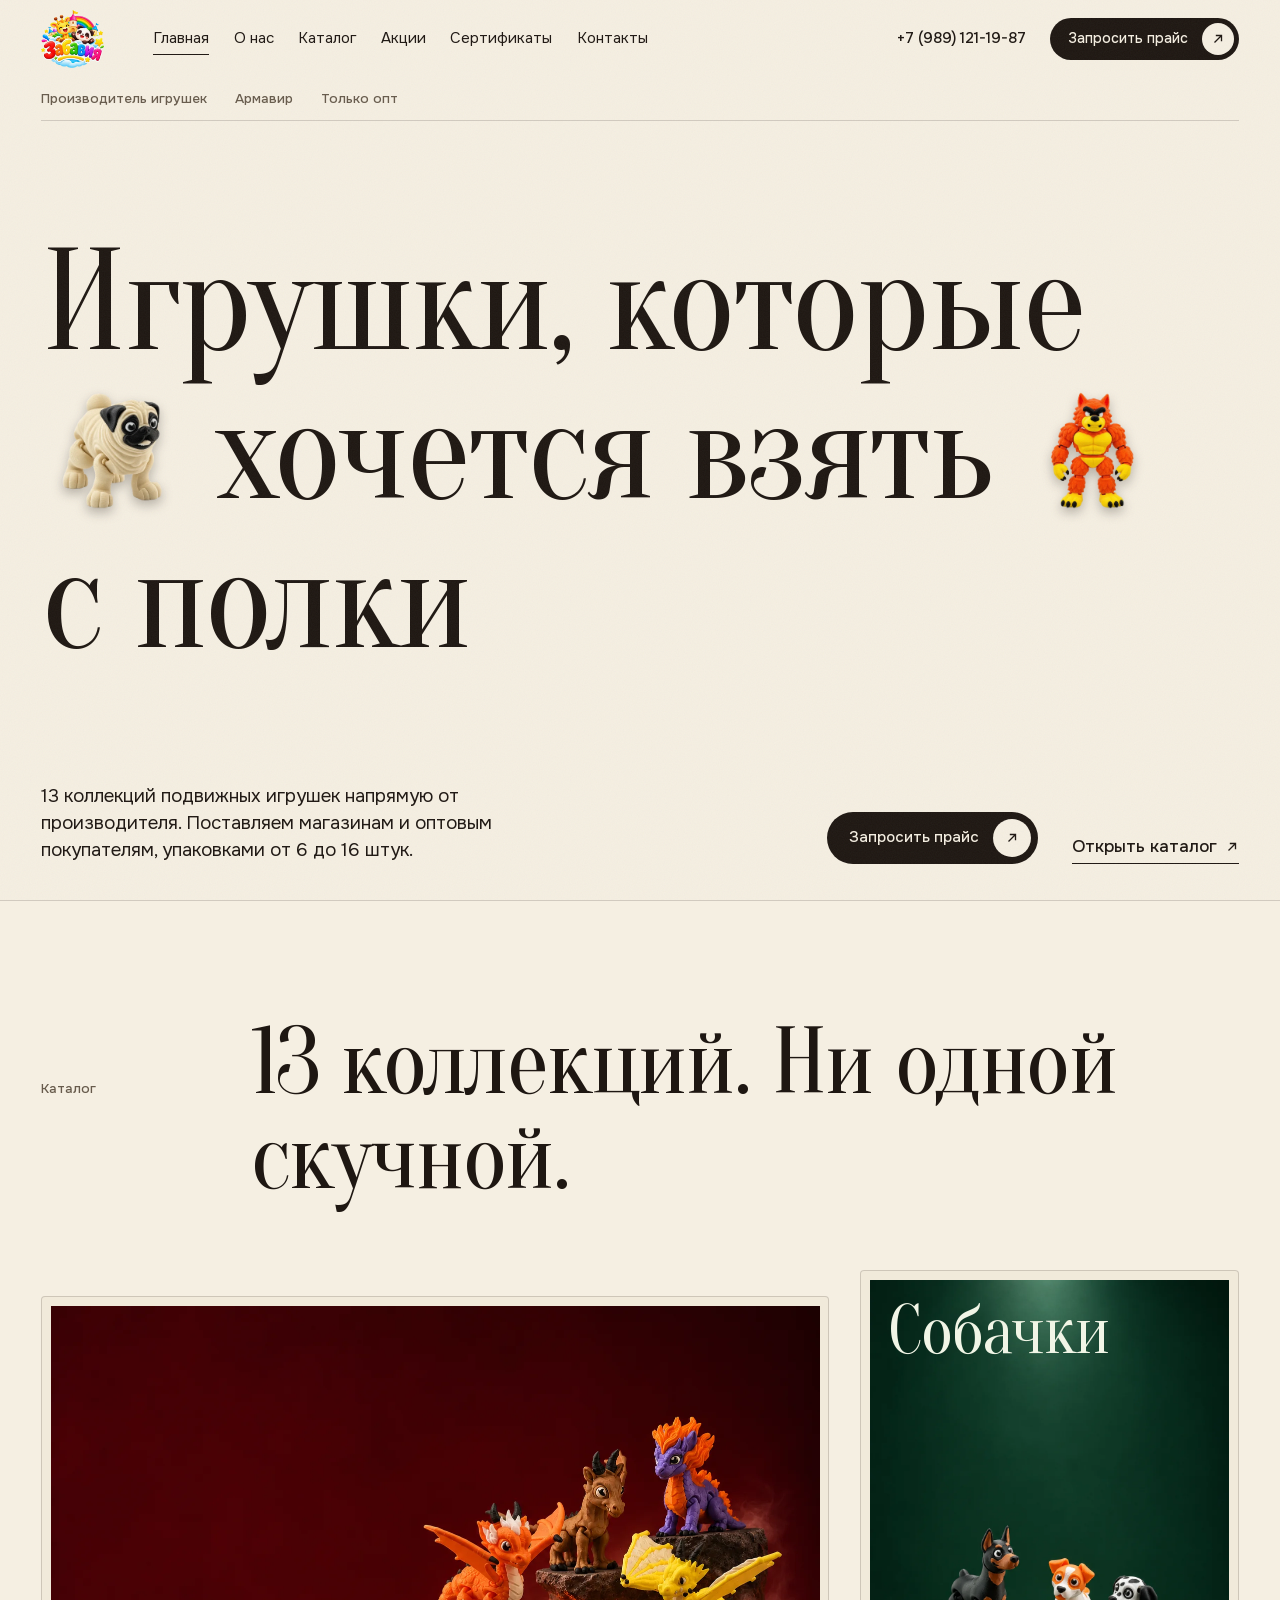
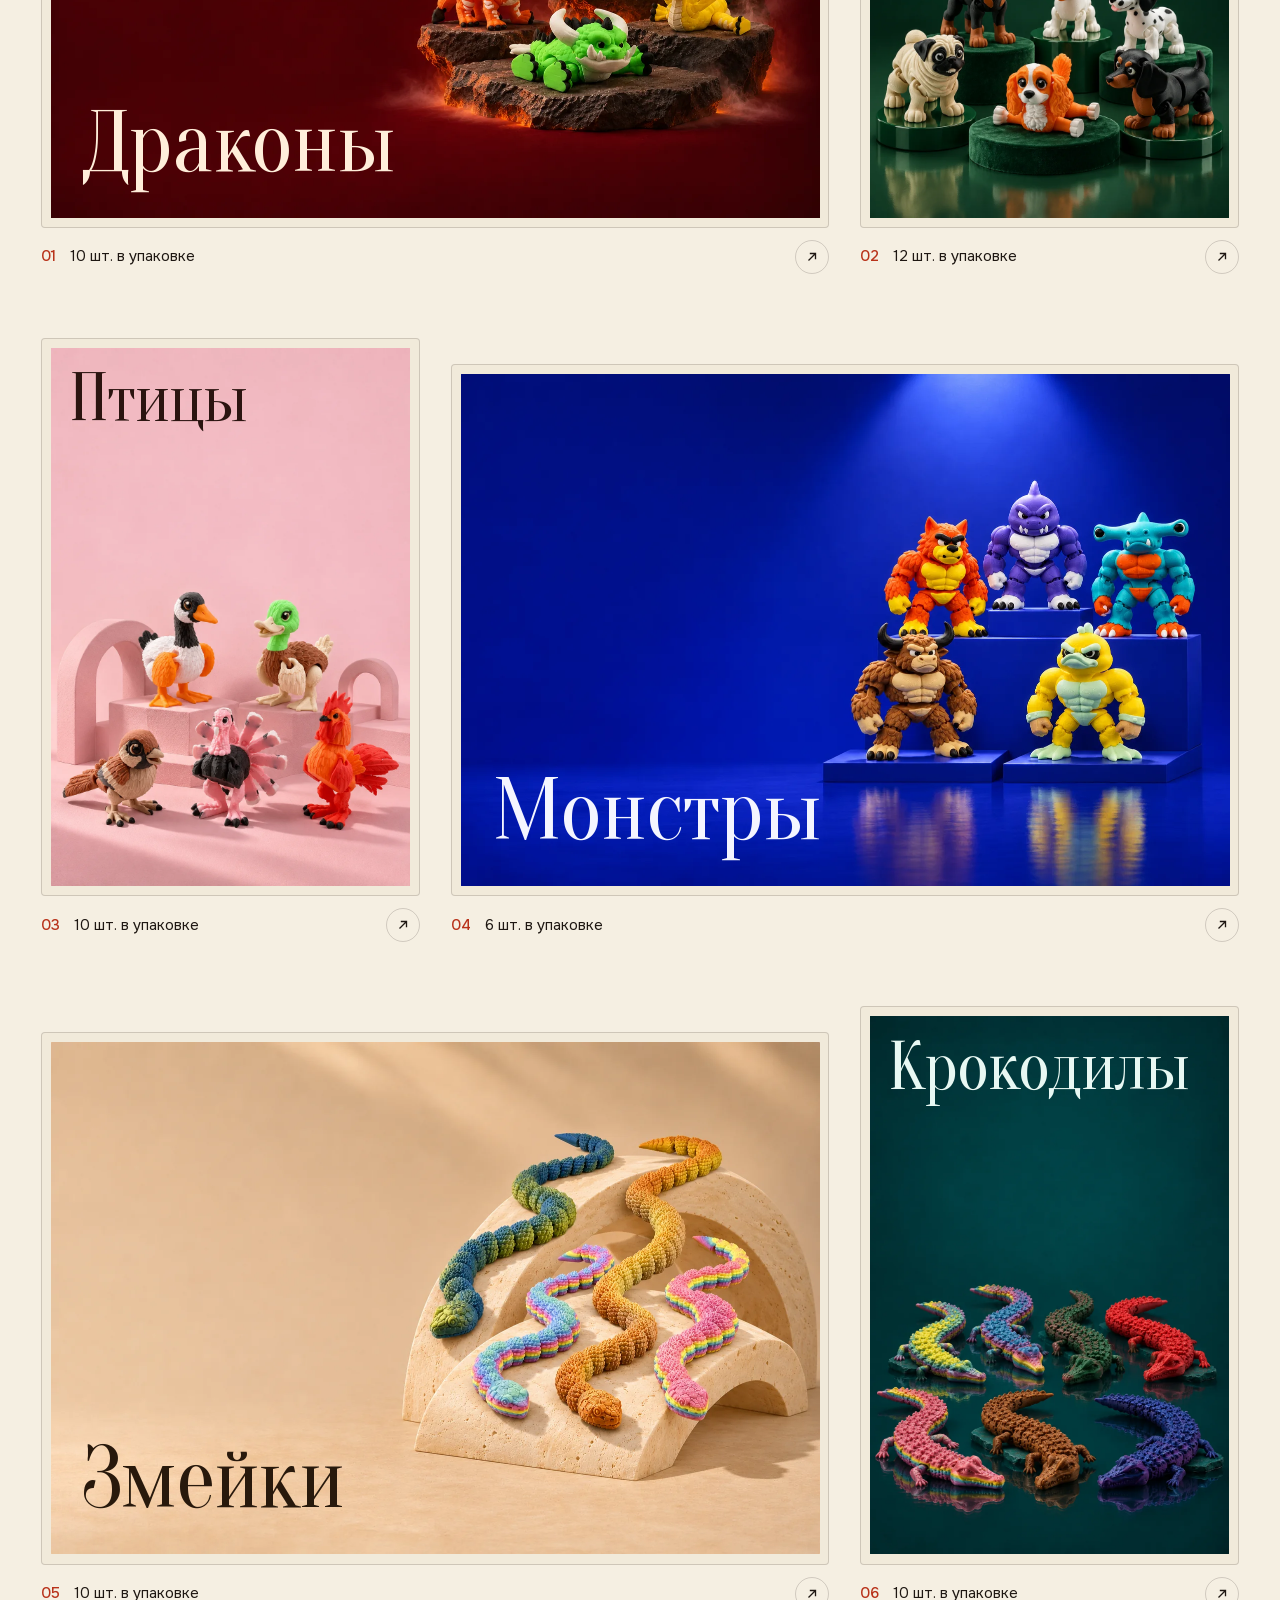
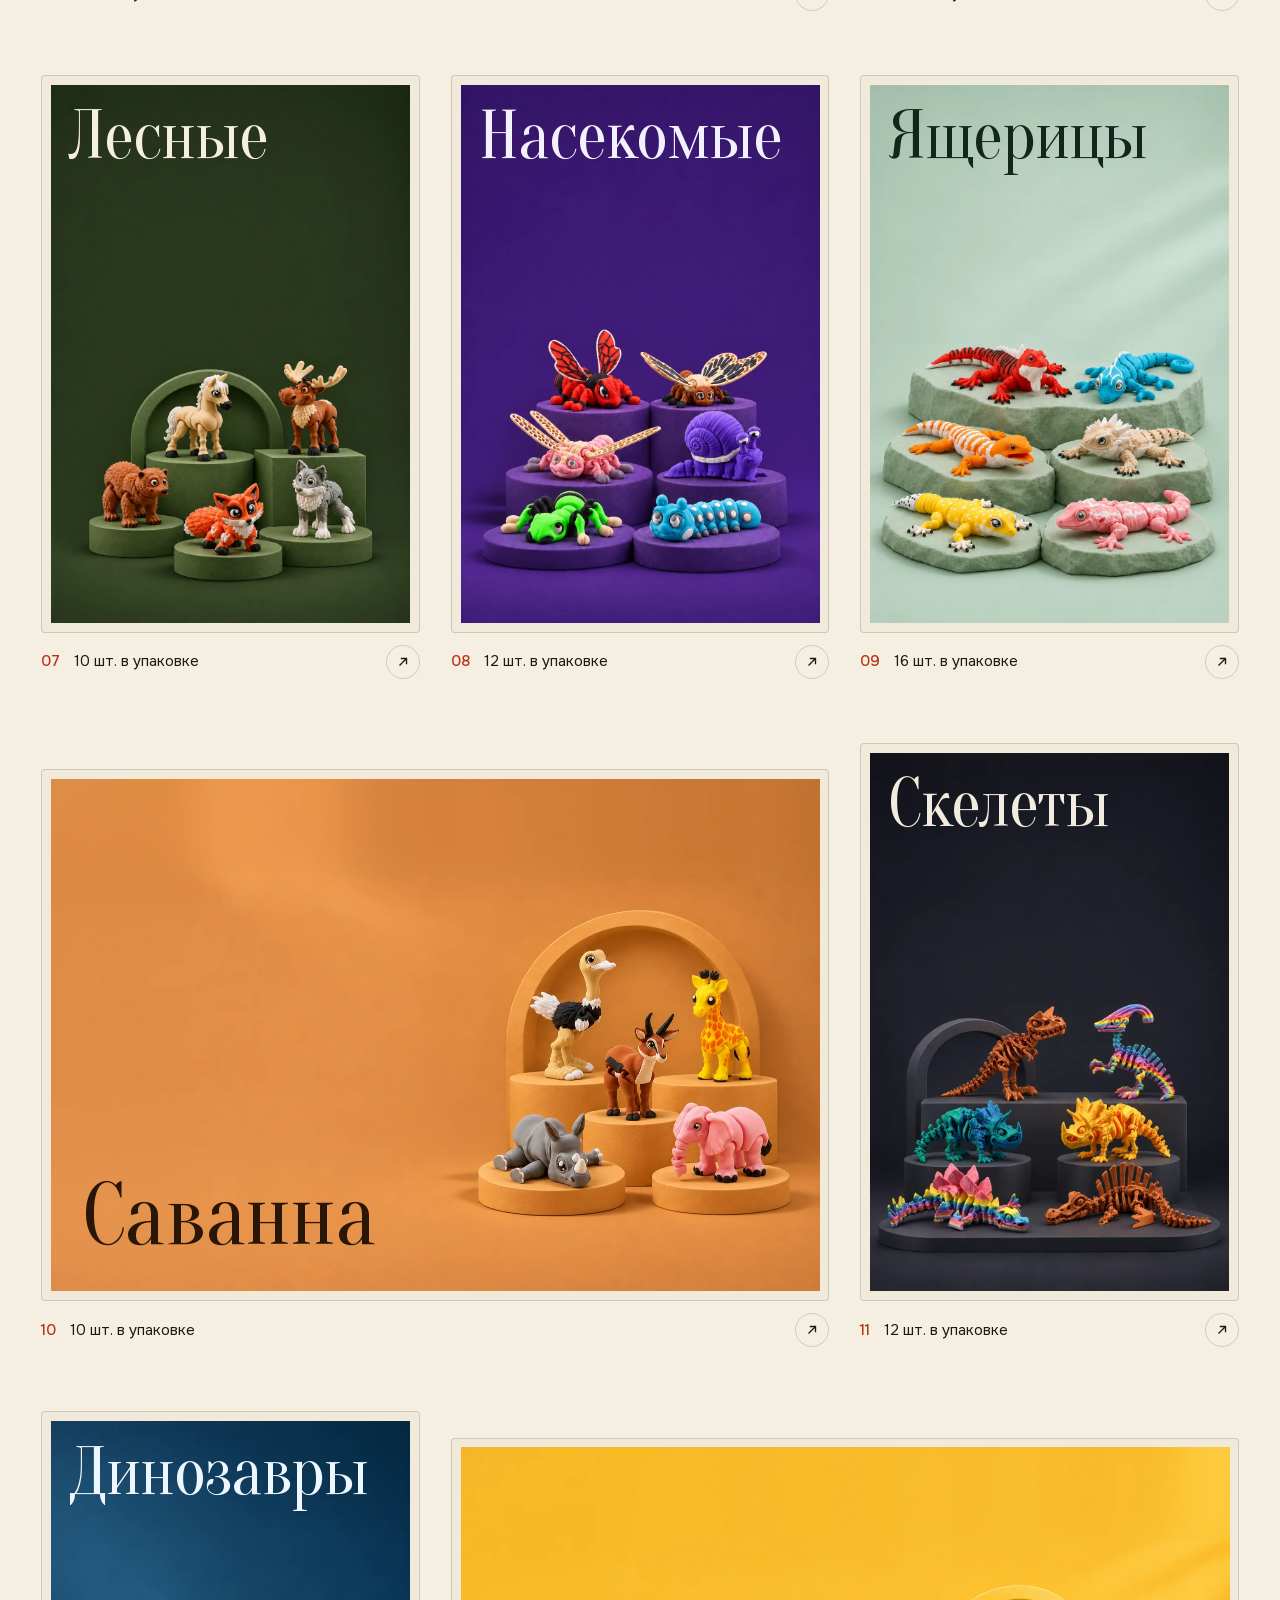
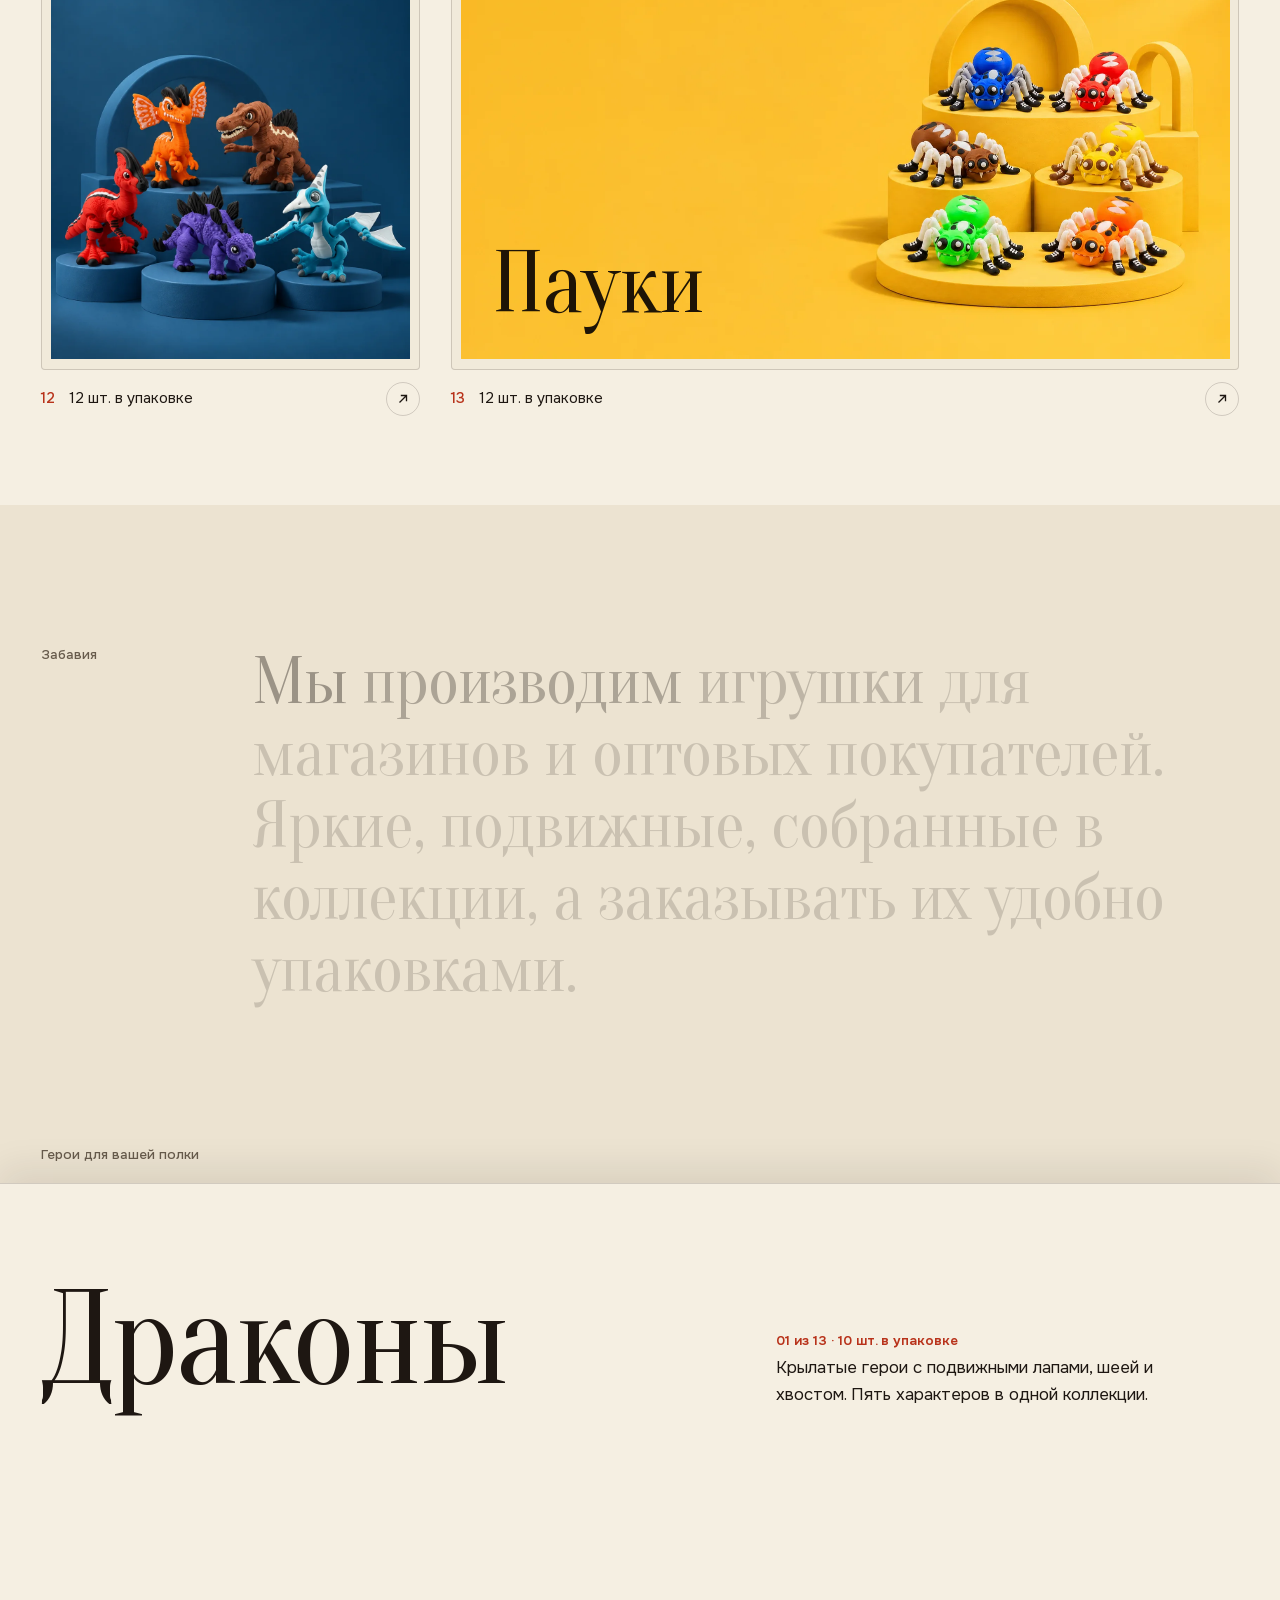
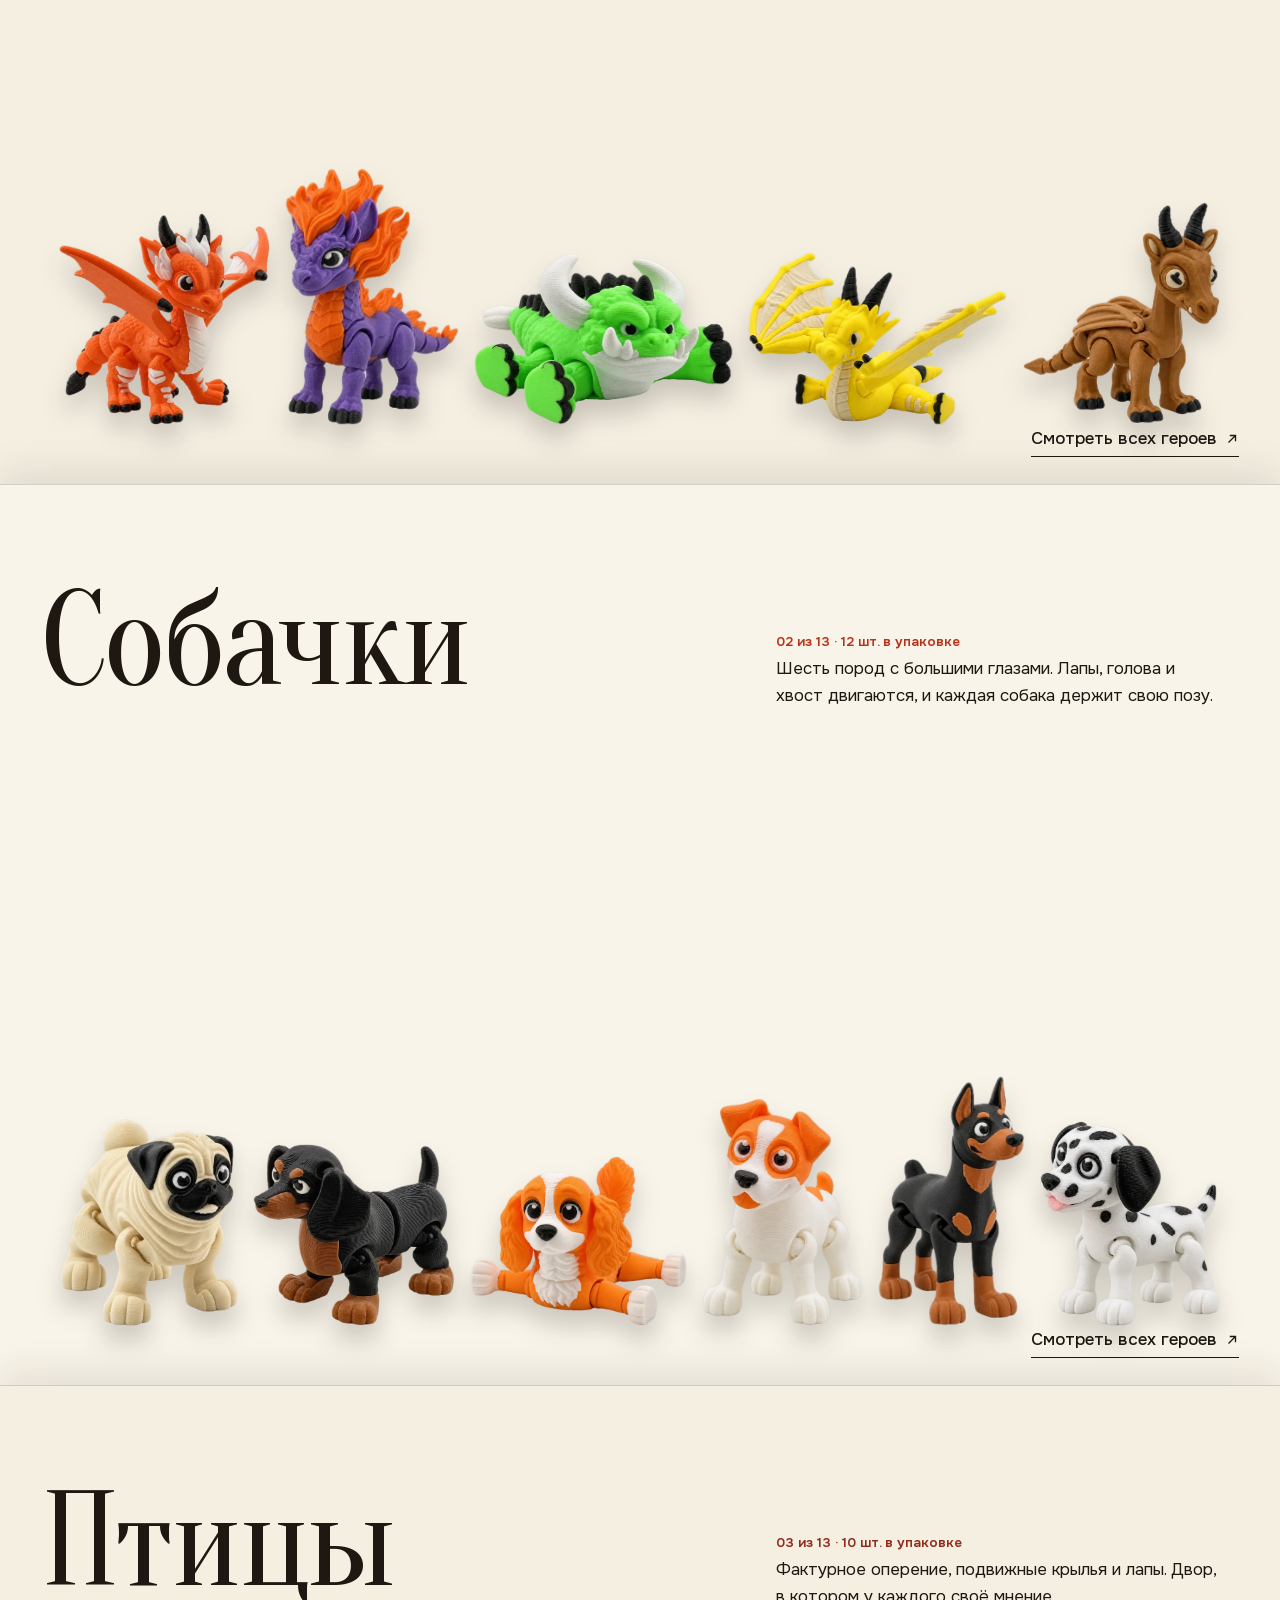
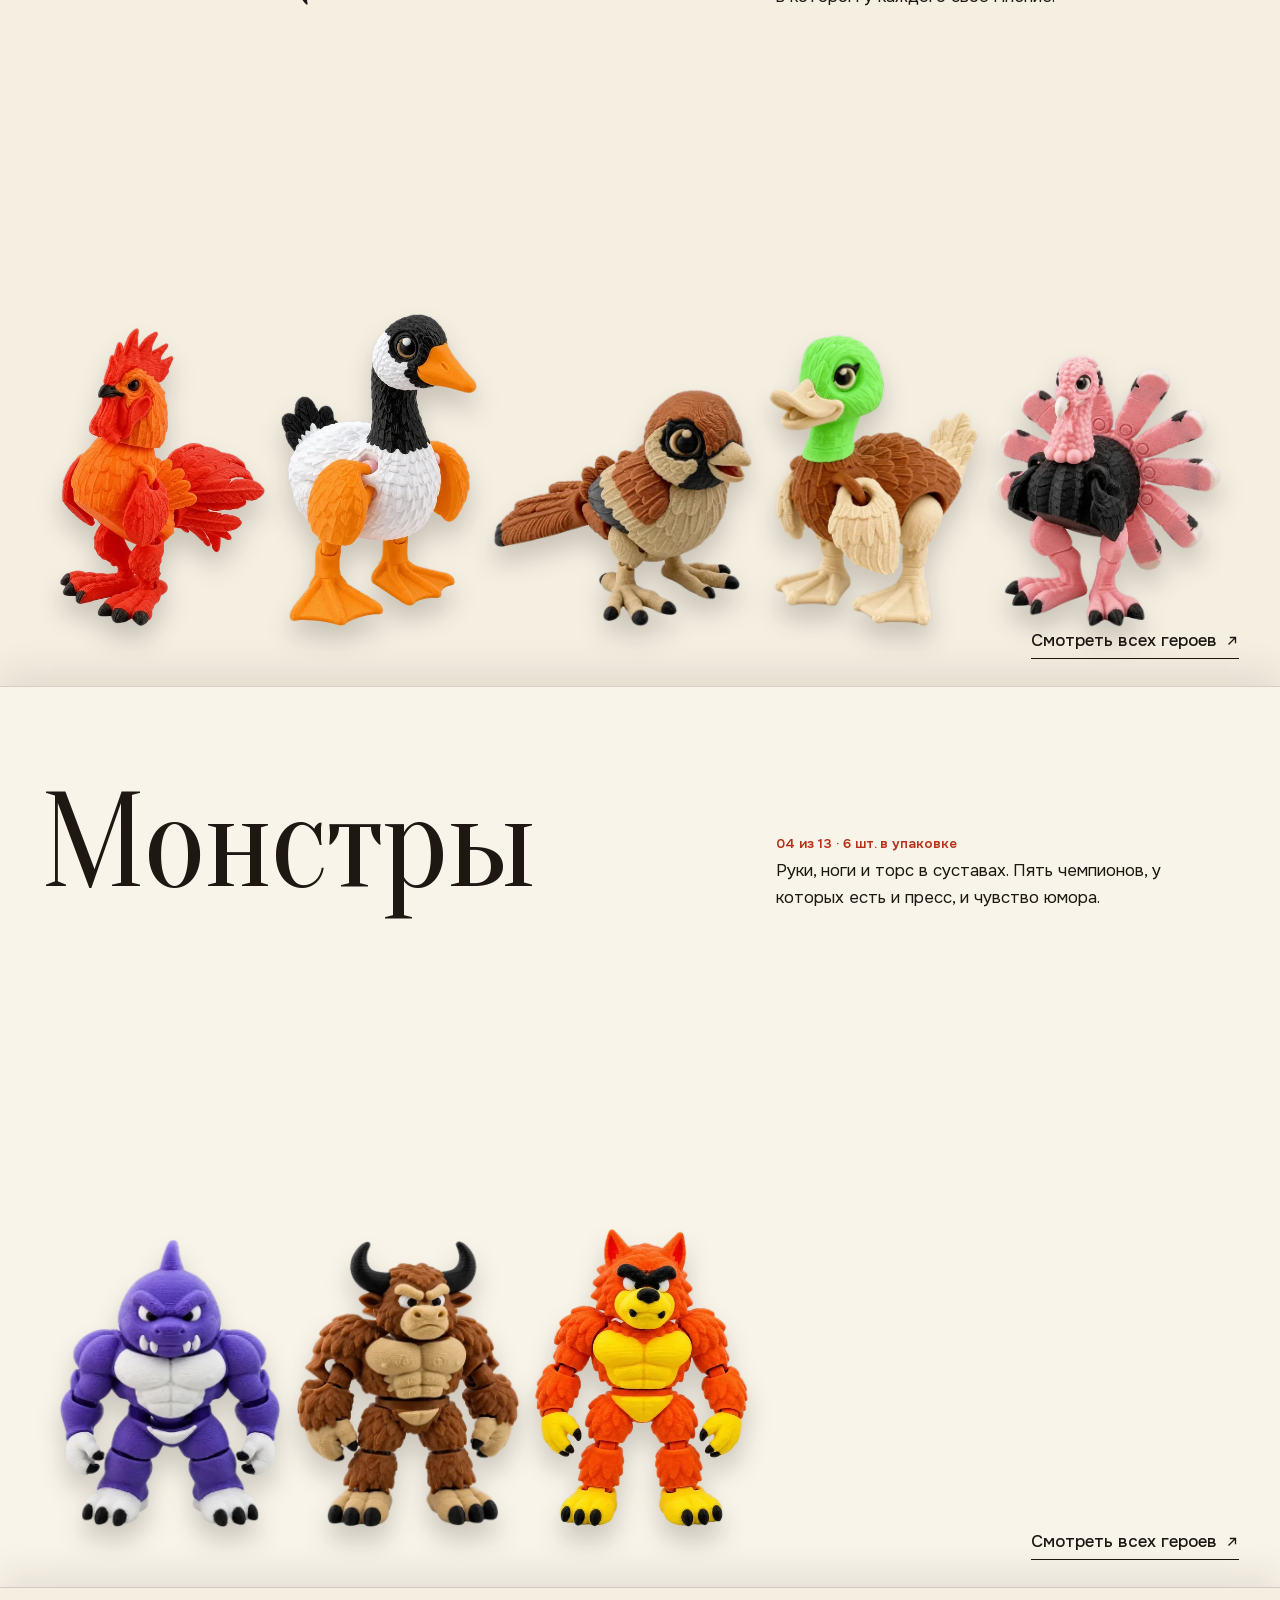
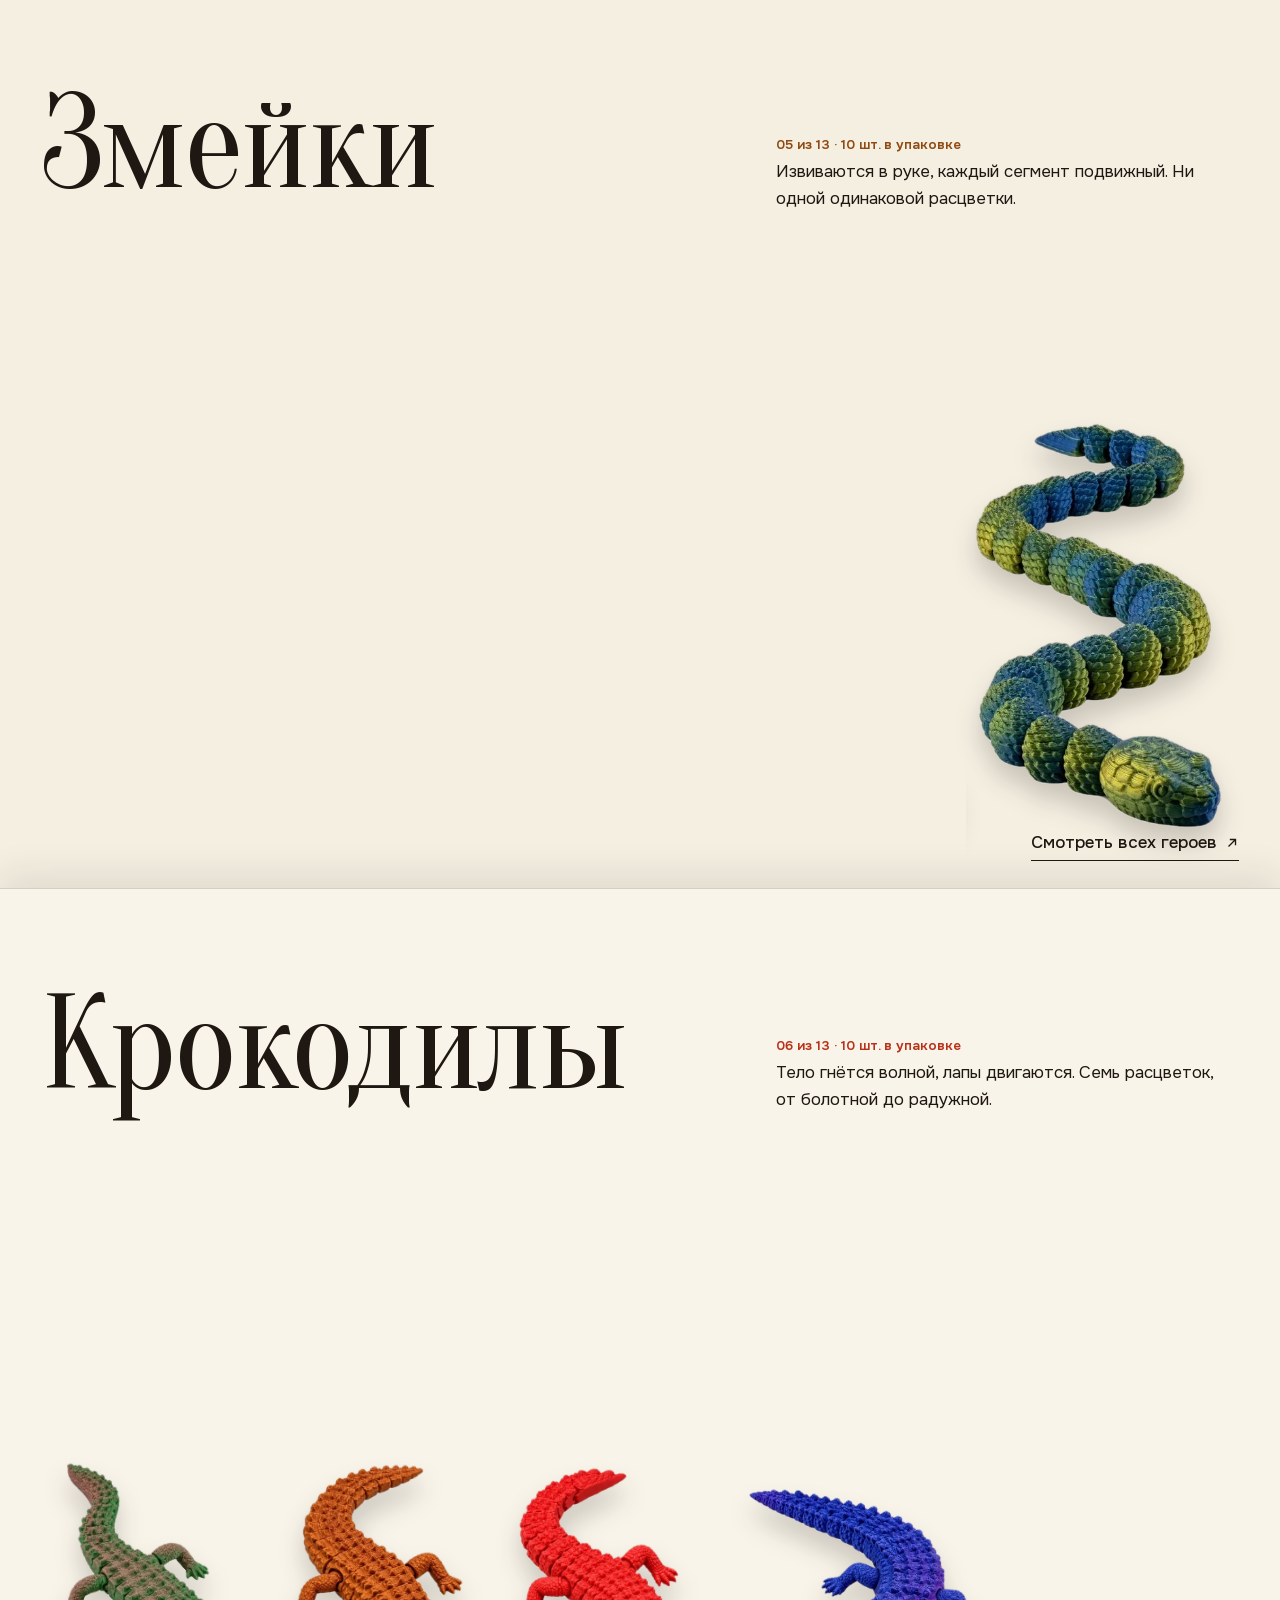
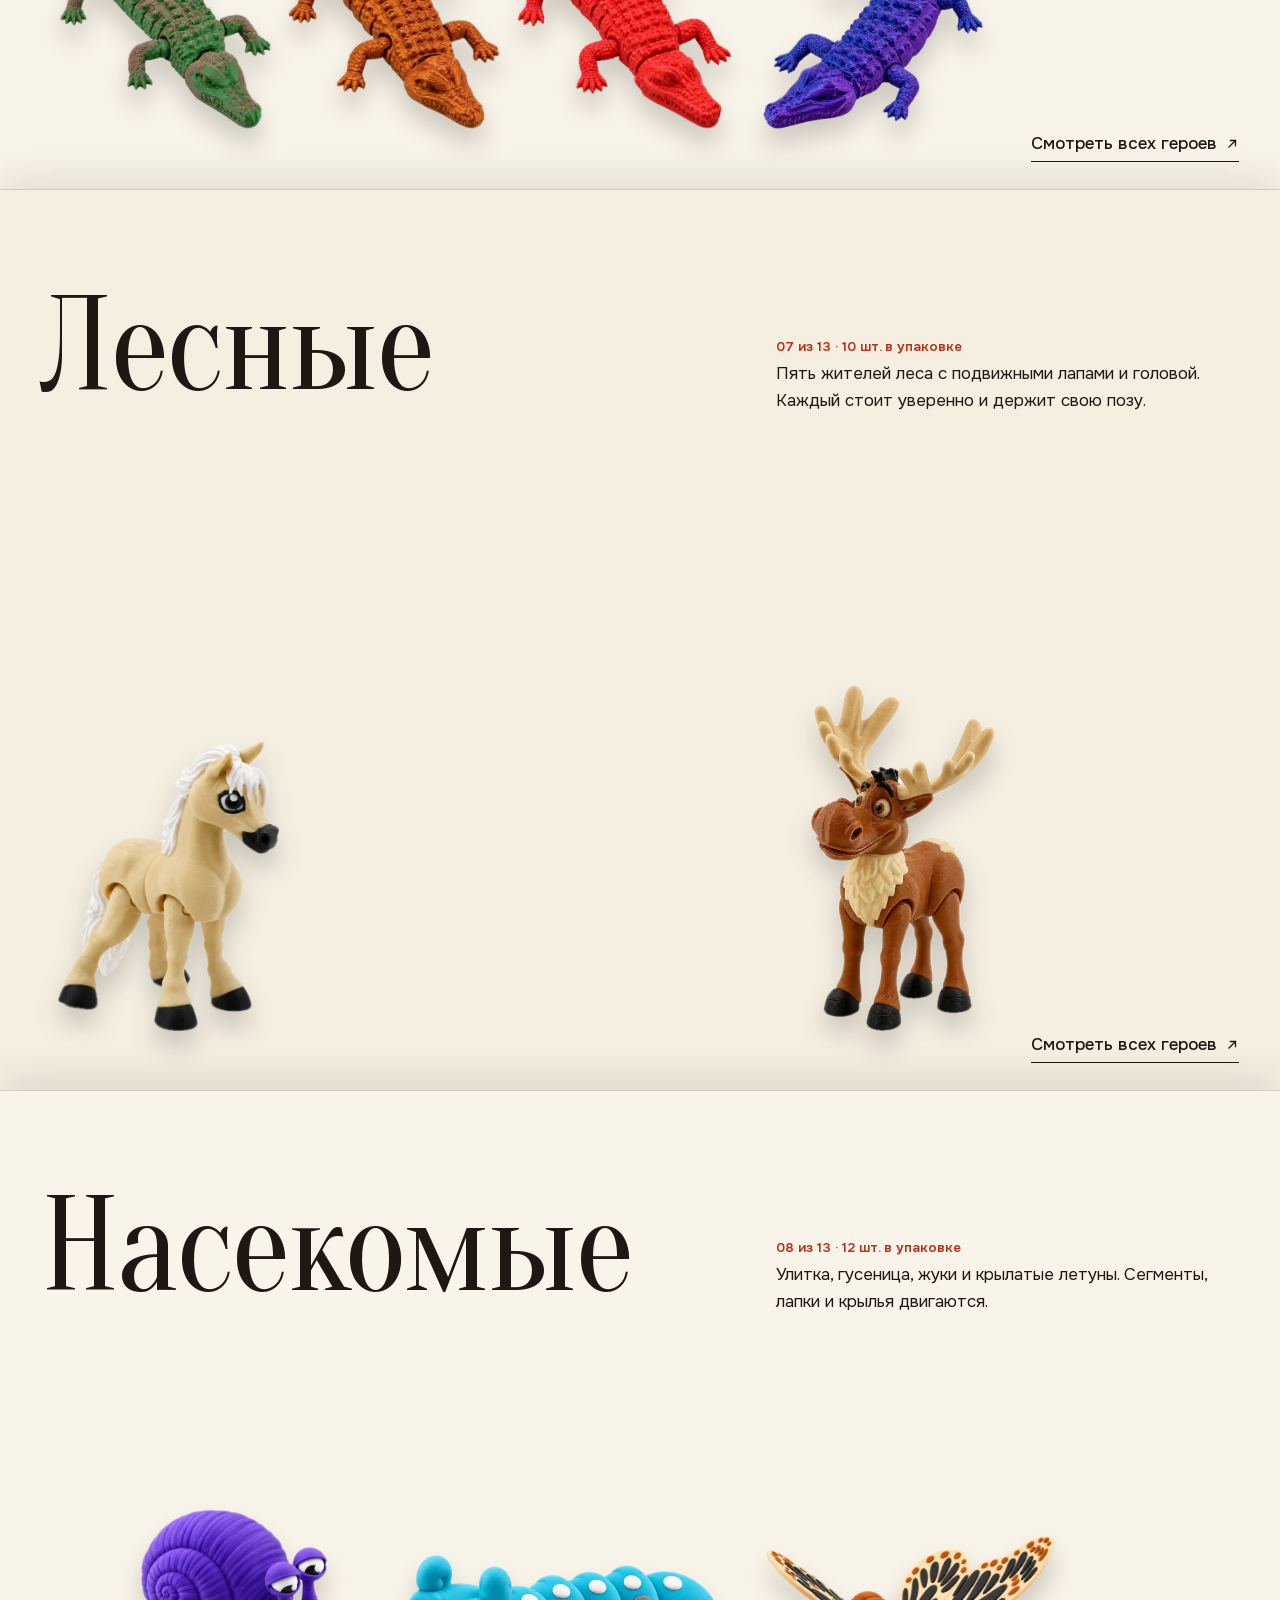
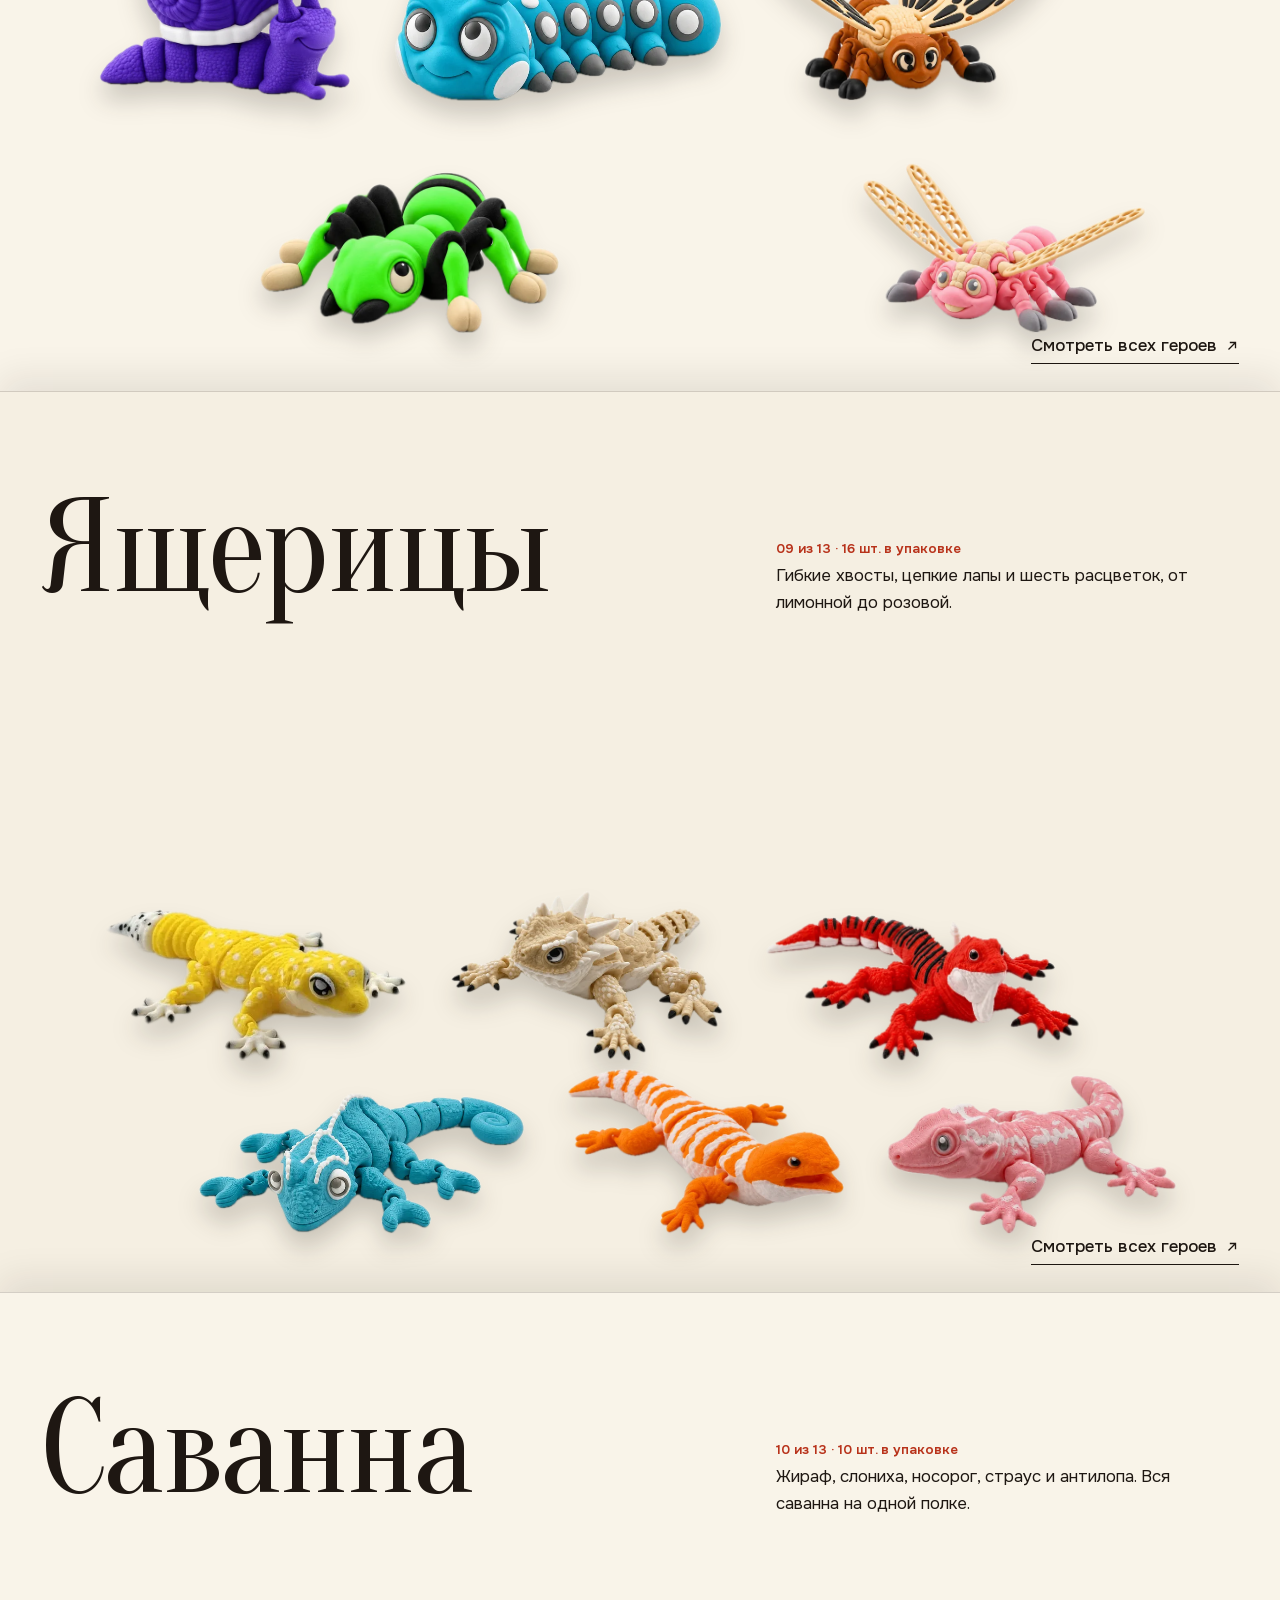
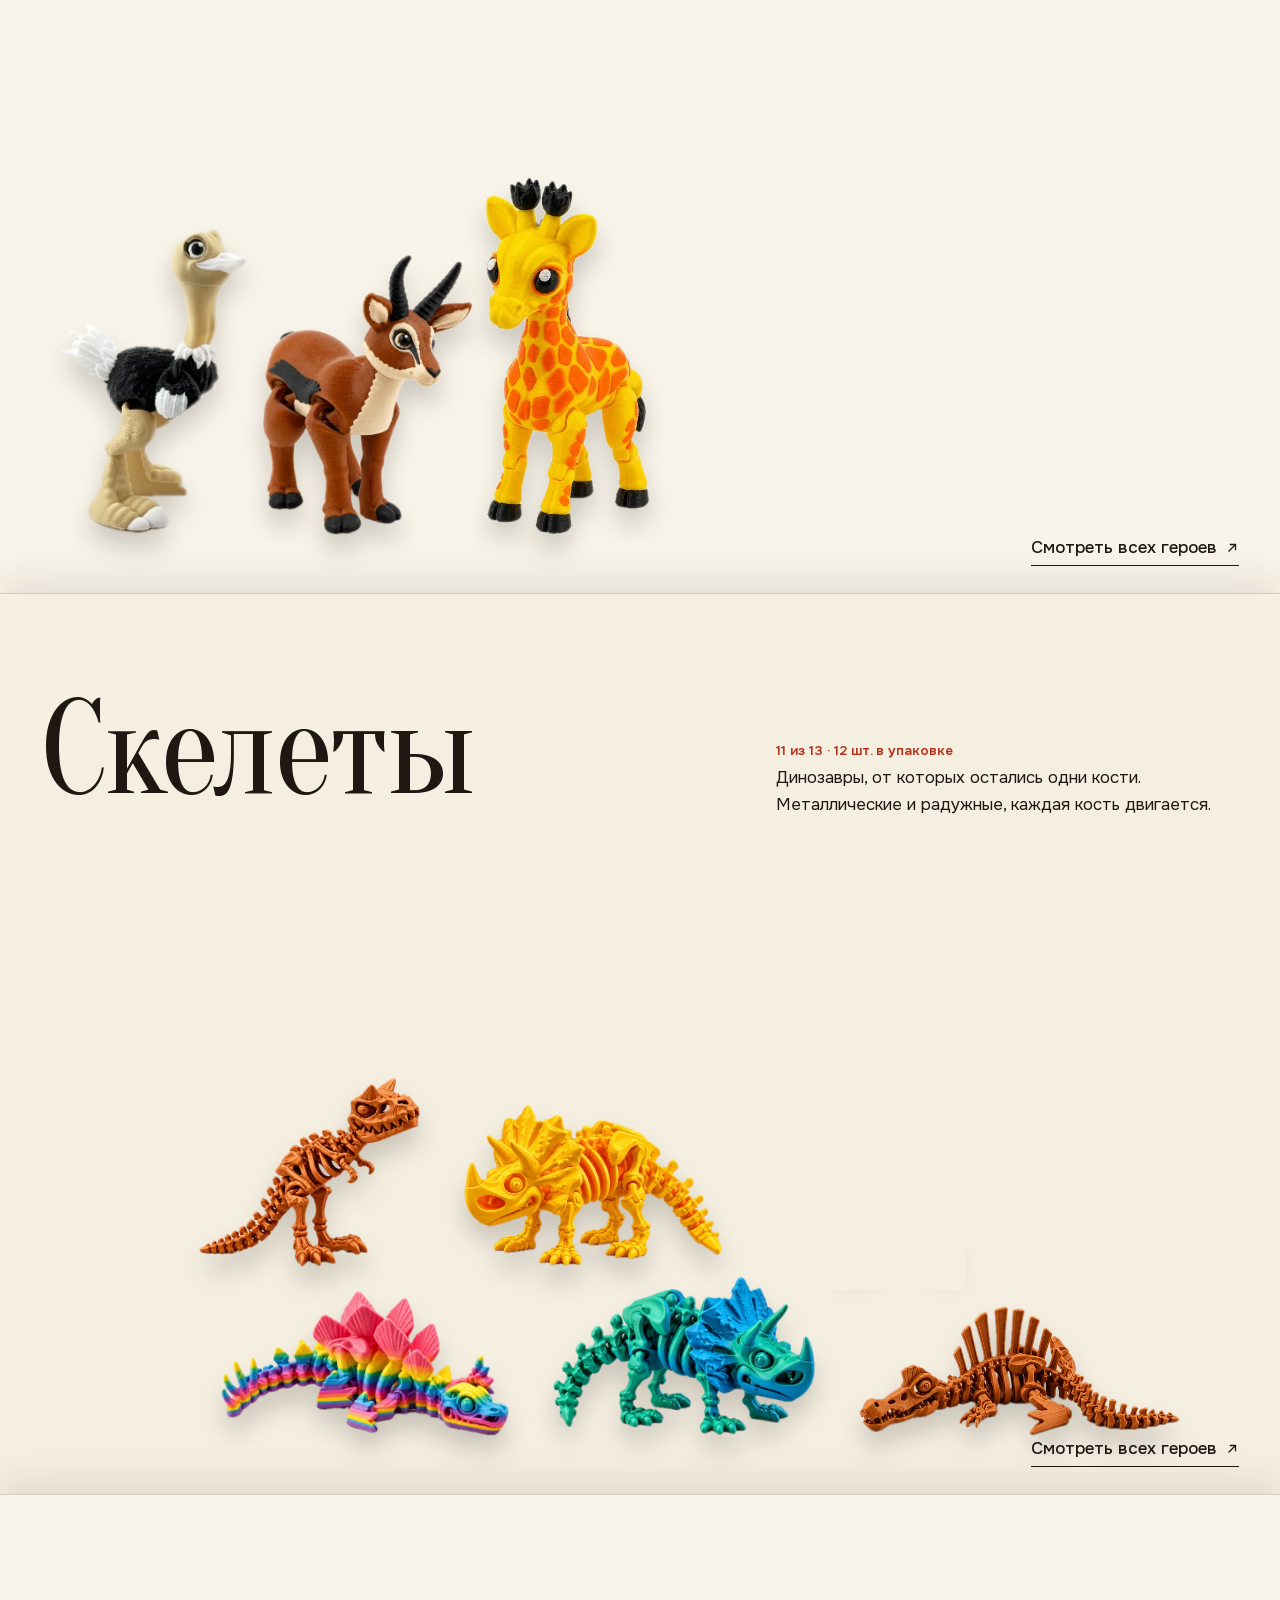
<file: index.html>
<!DOCTYPE html>
<html lang="ru" data-build="2611081434">
<head>
<meta charset="utf-8">
<script>(function(){var V='2611081434';try{fetch(location.pathname+'?nc='+Date.now(),{cache:'no-store'}).then(function(r){return r.text()}).then(function(t){var m=t.match(/data-build="(\d+)"/);if(m&&m[1]!==V){var u=new URL(location.href);if(u.searchParams.get('b')===m[1])return;u.searchParams.set('b',m[1]);location.replace(u.toString())}})}catch(e){}})()</script>
<meta name="viewport" content="width=device-width,initial-scale=1">
<meta name="robots" content="noindex,nofollow">
<title>Забавия: подвижные игрушки оптом от производителя</title>
<meta name="description" content="Подвижные игрушки оптом от производителя: драконы, собачки, динозавры, насекомые, ящерицы, животные леса и саванны. Армавир.">
<link rel="icon" href="assets/img/logo-s.webp" type="image/webp">
<link rel="stylesheet" href="assets/fonts/fonts.css?v=2611081434">
<link rel="stylesheet" href="assets/site.css?v=2611081434">
</head>
<body class="is-home">
<header class="top" id="top"><div class="wrap top-in"><a class="brand" href="index.html" aria-label="Забавия, на главную"><img src="assets/img/logo-s.webp" alt="Забавия" width="120" height="104"></a>
<nav class="nav" aria-label="Основное меню"><a href="index.html" aria-current="page">Главная</a><a href="o-nas.html">О нас</a><a href="katalog.html">Каталог</a><a href="akcii.html">Акции</a><a href="sertifikaty.html">Сертификаты</a><a href="kontakty.html">Контакты</a></nav>
<a class="tel" href="tel:+79891211987">+7 (989) 121-19-87</a><a class="btn btn-top" href="kontakty.html"><span>Запросить прайс</span><i><svg viewBox="0 0 16 16" width="14" height="14" aria-hidden="true"><path d="M4 12 12 4M5.5 4H12v6.5" fill="none" stroke="currentColor" stroke-width="1.5"/></svg></i></a>
<button class="burger" id="burger" aria-label="Открыть меню" aria-expanded="false"><i></i><i></i></button></div></header>
<div class="menu" id="menu"><nav aria-label="Меню для телефона"><a href="index.html" aria-current="page" style="--i:0"><span>Главная</span></a><a href="o-nas.html" style="--i:1"><span>О нас</span></a><a href="katalog.html" style="--i:2"><span>Каталог</span></a><a href="akcii.html" style="--i:3"><span>Акции</span></a><a href="sertifikaty.html" style="--i:4"><span>Сертификаты</span></a><a href="kontakty.html" style="--i:5"><span>Контакты</span></a></nav><a class="tel2" href="tel:+79891211987">+7 (989) 121-19-87</a></div>
<main><section class="hero" aria-label="Забавия">
<div class="wrap hero-g"><p class="kick hero-k"><span>Производитель игрушек</span><span>Армавир</span><span>Только опт</span></p>
<h1 class="d hero-t split">Игрушки, которые <span class="slot" data-set="pug,jack,d-orange,m-shark,doberman" aria-hidden="true"><img src="assets/img/toys/pug.webp" alt=""></span> хочется взять <span class="slot" data-set="m-wolf,b-rooster,d-purple,dalmatian,m-duck" aria-hidden="true"><img src="assets/img/toys/m-wolf.webp" alt=""></span> с&nbsp;полки</h1>
<div class="hero-b"><p class="lead">13 коллекций подвижных игрушек напрямую от производителя. Поставляем магазинам и оптовым покупателям, упаковками от 6 до 16 штук.</p><a class="btn " href="kontakty.html"><span>Запросить прайс</span><i><svg viewBox="0 0 16 16" width="14" height="14" aria-hidden="true"><path d="M4 12 12 4M5.5 4H12v6.5" fill="none" stroke="currentColor" stroke-width="1.5"/></svg></i></a><a class="tlink" href="katalog.html">Открыть каталог <svg viewBox="0 0 16 16" width="14" height="14" aria-hidden="true"><path d="M4 12 12 4M5.5 4H12v6.5" fill="none" stroke="currentColor" stroke-width="1.5"/></svg></a></div></div></section>
<section class="index"><div class="wrap"><div class="sec-h"><p class="kick">Каталог</p><h2 class="d split">13 коллекций. Ни&nbsp;одной скучной.</h2></div><div class="plates"><a class="plate plate-w" href="katalog.html#dragons" style="--bg:#3a0705;--fg:#ffeeda;--ac:#ff9a4d"><span class="mat"><span class="pic-wrap"><picture><source media="(max-width:760px)" srcset="assets/img/scenes/dragons-t.webp" width="1024" height="1536"><img src="assets/img/scenes/dragons-w.webp" width="1536" height="1024" alt="Коллекция Драконы" loading="lazy"></picture><span class="p-name d">Драконы</span></span></span><span class="p-cap"><b>01</b><span>10 шт. в упаковке</span><i><svg viewBox="0 0 16 16" width="14" height="14" aria-hidden="true"><path d="M4 12 12 4M5.5 4H12v6.5" fill="none" stroke="currentColor" stroke-width="1.5"/></svg></i></span></a><a class="plate plate-t" href="katalog.html#dogs" style="--bg:#0d3b30;--fg:#f1f5e6;--ac:#e9c64f"><span class="mat"><span class="pic-wrap"><picture><source media="(max-width:760px)" srcset="assets/img/scenes/dogs-t.webp" width="1024" height="1536"><img src="assets/img/scenes/dogs-t.webp" width="1024" height="1536" alt="Коллекция Собачки" loading="lazy"></picture><span class="p-name d">Собачки</span></span></span><span class="p-cap"><b>02</b><span>12 шт. в упаковке</span><i><svg viewBox="0 0 16 16" width="14" height="14" aria-hidden="true"><path d="M4 12 12 4M5.5 4H12v6.5" fill="none" stroke="currentColor" stroke-width="1.5"/></svg></i></span></a><a class="plate plate-t" href="katalog.html#birds" style="--bg:#efb6b4;--fg:#2b1410;--ac:#8f2c1c"><span class="mat"><span class="pic-wrap"><picture><source media="(max-width:760px)" srcset="assets/img/scenes/birds-t.webp" width="1024" height="1536"><img src="assets/img/scenes/birds-t.webp" width="1024" height="1536" alt="Коллекция Птицы" loading="lazy"></picture><span class="p-name d">Птицы</span></span></span><span class="p-cap"><b>03</b><span>10 шт. в упаковке</span><i><svg viewBox="0 0 16 16" width="14" height="14" aria-hidden="true"><path d="M4 12 12 4M5.5 4H12v6.5" fill="none" stroke="currentColor" stroke-width="1.5"/></svg></i></span></a><a class="plate plate-w" href="katalog.html#monsters" style="--bg:#1820b8;--fg:#f4f5ff;--ac:#ffd43f"><span class="mat"><span class="pic-wrap"><picture><source media="(max-width:760px)" srcset="assets/img/scenes/monsters-t.webp" width="1024" height="1536"><img src="assets/img/scenes/monsters-w.webp" width="1536" height="1024" alt="Коллекция Монстры" loading="lazy"></picture><span class="p-name d">Монстры</span></span></span><span class="p-cap"><b>04</b><span>6 шт. в упаковке</span><i><svg viewBox="0 0 16 16" width="14" height="14" aria-hidden="true"><path d="M4 12 12 4M5.5 4H12v6.5" fill="none" stroke="currentColor" stroke-width="1.5"/></svg></i></span></a><a class="plate plate-w" href="katalog.html#snake" style="--bg:#efd6b3;--fg:#28190c;--ac:#8f4a13"><span class="mat"><span class="pic-wrap"><picture><source media="(max-width:760px)" srcset="assets/img/scenes/snake-t.webp" width="1024" height="1536"><img src="assets/img/scenes/snake-w.webp" width="1536" height="1024" alt="Коллекция Змейки" loading="lazy"></picture><span class="p-name d">Змейки</span></span></span><span class="p-cap"><b>05</b><span>10 шт. в упаковке</span><i><svg viewBox="0 0 16 16" width="14" height="14" aria-hidden="true"><path d="M4 12 12 4M5.5 4H12v6.5" fill="none" stroke="currentColor" stroke-width="1.5"/></svg></i></span></a><a class="plate plate-t" href="katalog.html#croc" style="--bg:#0a3d42;--fg:#e8f8f3;--ac:#ffb44d"><span class="mat"><span class="pic-wrap"><picture><source media="(max-width:760px)" srcset="assets/img/scenes/croc-t.webp" width="1024" height="1536"><img src="assets/img/scenes/croc-t.webp" width="1024" height="1536" alt="Коллекция Крокодилы" loading="lazy"></picture><span class="p-name d">Крокодилы</span></span></span><span class="p-cap"><b>06</b><span>10 шт. в упаковке</span><i><svg viewBox="0 0 16 16" width="14" height="14" aria-hidden="true"><path d="M4 12 12 4M5.5 4H12v6.5" fill="none" stroke="currentColor" stroke-width="1.5"/></svg></i></span></a><a class="plate plate-t" href="katalog.html#forest" style="--bg:#24361f;--fg:#f4efe1;--ac:#f0a54a"><span class="mat"><span class="pic-wrap"><picture><source media="(max-width:760px)" srcset="assets/img/scenes/forest-t.webp" width="1024" height="1536"><img src="assets/img/scenes/forest-t.webp" width="1024" height="1536" alt="Коллекция Лесные" loading="lazy"></picture><span class="p-name d">Лесные</span></span></span><span class="p-cap"><b>07</b><span>10 шт. в упаковке</span><i><svg viewBox="0 0 16 16" width="14" height="14" aria-hidden="true"><path d="M4 12 12 4M5.5 4H12v6.5" fill="none" stroke="currentColor" stroke-width="1.5"/></svg></i></span></a><a class="plate plate-t" href="katalog.html#insects" style="--bg:#2b2163;--fg:#f4f1ff;--ac:#a6f25a"><span class="mat"><span class="pic-wrap"><picture><source media="(max-width:760px)" srcset="assets/img/scenes/insects-t.webp" width="1024" height="1536"><img src="assets/img/scenes/insects-t.webp" width="1024" height="1536" alt="Коллекция Насекомые" loading="lazy"></picture><span class="p-name d">Насекомые</span></span></span><span class="p-cap"><b>08</b><span>12 шт. в упаковке</span><i><svg viewBox="0 0 16 16" width="14" height="14" aria-hidden="true"><path d="M4 12 12 4M5.5 4H12v6.5" fill="none" stroke="currentColor" stroke-width="1.5"/></svg></i></span></a><a class="plate plate-t" href="katalog.html#lizards" style="--bg:#cfe5d6;--fg:#13261c;--ac:#c2441a"><span class="mat"><span class="pic-wrap"><picture><source media="(max-width:760px)" srcset="assets/img/scenes/lizards-t.webp" width="1024" height="1536"><img src="assets/img/scenes/lizards-t.webp" width="1024" height="1536" alt="Коллекция Ящерицы" loading="lazy"></picture><span class="p-name d">Ящерицы</span></span></span><span class="p-cap"><b>09</b><span>16 шт. в упаковке</span><i><svg viewBox="0 0 16 16" width="14" height="14" aria-hidden="true"><path d="M4 12 12 4M5.5 4H12v6.5" fill="none" stroke="currentColor" stroke-width="1.5"/></svg></i></span></a><a class="plate plate-w" href="katalog.html#savanna" style="--bg:#e2a65c;--fg:#2a1607;--ac:#7a2a0c"><span class="mat"><span class="pic-wrap"><picture><source media="(max-width:760px)" srcset="assets/img/scenes/savanna-t.webp" width="1024" height="1536"><img src="assets/img/scenes/savanna-w.webp" width="1536" height="1024" alt="Коллекция Саванна" loading="lazy"></picture><span class="p-name d">Саванна</span></span></span><span class="p-cap"><b>10</b><span>10 шт. в упаковке</span><i><svg viewBox="0 0 16 16" width="14" height="14" aria-hidden="true"><path d="M4 12 12 4M5.5 4H12v6.5" fill="none" stroke="currentColor" stroke-width="1.5"/></svg></i></span></a><a class="plate plate-t" href="katalog.html#skel" style="--bg:#16171d;--fg:#f2ece0;--ac:#e6b84c"><span class="mat"><span class="pic-wrap"><picture><source media="(max-width:760px)" srcset="assets/img/scenes/skel-t.webp" width="1024" height="1536"><img src="assets/img/scenes/skel-t.webp" width="1024" height="1536" alt="Коллекция Скелеты" loading="lazy"></picture><span class="p-name d">Скелеты</span></span></span><span class="p-cap"><b>11</b><span>12 шт. в упаковке</span><i><svg viewBox="0 0 16 16" width="14" height="14" aria-hidden="true"><path d="M4 12 12 4M5.5 4H12v6.5" fill="none" stroke="currentColor" stroke-width="1.5"/></svg></i></span></a><a class="plate plate-t" href="katalog.html#dino" style="--bg:#1d4767;--fg:#eef6ff;--ac:#ffb347"><span class="mat"><span class="pic-wrap"><picture><source media="(max-width:760px)" srcset="assets/img/scenes/dino-t.webp" width="1024" height="1536"><img src="assets/img/scenes/dino-t.webp" width="1024" height="1536" alt="Коллекция Динозавры" loading="lazy"></picture><span class="p-name d">Динозавры</span></span></span><span class="p-cap"><b>12</b><span>12 шт. в упаковке</span><i><svg viewBox="0 0 16 16" width="14" height="14" aria-hidden="true"><path d="M4 12 12 4M5.5 4H12v6.5" fill="none" stroke="currentColor" stroke-width="1.5"/></svg></i></span></a><a class="plate plate-w" href="katalog.html#spiders" style="--bg:#ffd23f;--fg:#1e1406;--ac:#c2262b"><span class="mat"><span class="pic-wrap"><picture><source media="(max-width:760px)" srcset="assets/img/scenes/spiders-t.webp" width="1024" height="1536"><img src="assets/img/scenes/spiders-w.webp" width="1536" height="1024" alt="Коллекция Пауки" loading="lazy"></picture><span class="p-name d">Пауки</span></span></span><span class="p-cap"><b>13</b><span>12 шт. в упаковке</span><i><svg viewBox="0 0 16 16" width="14" height="14" aria-hidden="true"><path d="M4 12 12 4M5.5 4H12v6.5" fill="none" stroke="currentColor" stroke-width="1.5"/></svg></i></span></a></div></div></section>
<section class="mani"><div class="wrap mani-g"><p class="kick">Забавия</p><p class="d words" id="words">Мы производим игрушки для магазинов и оптовых покупателей. Яркие, подвижные, собранные в коллекции, а заказывать их удобно упаковками.</p></div></section>
<section class="stack" aria-label="Герои коллекций"><div class="wrap stack-h"><p class="kick">Герои для вашей полки</p></div><article class="sheet" style="--ac:#b8321a"><div class="sheet-in"><div class="sheet-h"><p class="d sname">Драконы</p><div class="sheet-m"><p class="kick">01 из 13 · 10 шт. в упаковке</p><p>Крылатые герои с подвижными лапами, шеей и хвостом. Пять характеров в одной коллекции.</p></div></div><div class="lineup" style="--sum:4.3;--count:5"><img src="assets/img/toys/d-orange.webp" alt="Огонёк" loading="lazy" decoding="async" style="aspect-ratio:0.997;height:calc(var(--h) * 0.826)"><img src="assets/img/toys/d-purple.webp" alt="Искра" loading="lazy" decoding="async" style="aspect-ratio:0.68;height:calc(var(--h) * 1.0)"><img src="assets/img/toys/d-green.webp" alt="Бульк" loading="lazy" decoding="async" style="aspect-ratio:1.504;height:calc(var(--h) * 0.672)"><img src="assets/img/toys/d-yellow.webp" alt="Лимон" loading="lazy" decoding="async" style="aspect-ratio:1.489;height:calc(var(--h) * 0.676)"><img src="assets/img/toys/d-brown.webp" alt="Рогач" loading="lazy" decoding="async" style="aspect-ratio:0.892;height:calc(var(--h) * 0.873)"></div><a class="tlink" href="katalog.html#dragons">Смотреть всех героев <svg viewBox="0 0 16 16" width="14" height="14" aria-hidden="true"><path d="M4 12 12 4M5.5 4H12v6.5" fill="none" stroke="currentColor" stroke-width="1.5"/></svg></a></div></article><article class="sheet" style="--ac:#b8321a"><div class="sheet-in"><div class="sheet-h"><p class="d sname">Собачки</p><div class="sheet-m"><p class="kick">02 из 13 · 12 шт. в упаковке</p><p>Шесть пород с большими глазами. Лапы, голова и хвост двигаются, и каждая собака держит свою позу.</p></div></div><div class="lineup" style="--sum:4.358;--count:6"><img src="assets/img/toys/pug.webp" alt="Мопс" loading="lazy" decoding="async" style="aspect-ratio:0.863;height:calc(var(--h) * 0.829)"><img src="assets/img/toys/dachshund.webp" alt="Такса" loading="lazy" decoding="async" style="aspect-ratio:1.109;height:calc(var(--h) * 0.731)"><img src="assets/img/toys/cavalier.webp" alt="Спаниель" loading="lazy" decoding="async" style="aspect-ratio:1.271;height:calc(var(--h) * 0.683)"><img src="assets/img/toys/jack.webp" alt="Джек-рассел" loading="lazy" decoding="async" style="aspect-ratio:0.71;height:calc(var(--h) * 0.914)"><img src="assets/img/toys/doberman.webp" alt="Доберман" loading="lazy" decoding="async" style="aspect-ratio:0.593;height:calc(var(--h) * 1.0)"><img src="assets/img/toys/dalmatian.webp" alt="Далматин" loading="lazy" decoding="async" style="aspect-ratio:0.878;height:calc(var(--h) * 0.822)"></div><a class="tlink" href="katalog.html#dogs">Смотреть всех героев <svg viewBox="0 0 16 16" width="14" height="14" aria-hidden="true"><path d="M4 12 12 4M5.5 4H12v6.5" fill="none" stroke="currentColor" stroke-width="1.5"/></svg></a></div></article><article class="sheet" style="--ac:#8f2c1c"><div class="sheet-in"><div class="sheet-h"><p class="d sname">Птицы</p><div class="sheet-m"><p class="kick">03 из 13 · 10 шт. в упаковке</p><p>Фактурное оперение, подвижные крылья и лапы. Двор, в котором у каждого своё мнение.</p></div></div><div class="lineup" style="--sum:3.526;--count:5"><img src="assets/img/toys/b-rooster.webp" alt="Петух" loading="lazy" decoding="async" style="aspect-ratio:0.692;height:calc(var(--h) * 0.956)"><img src="assets/img/toys/b-goose.webp" alt="Гусь" loading="lazy" decoding="async" style="aspect-ratio:0.632;height:calc(var(--h) * 1.0)"><img src="assets/img/toys/b-sparrow.webp" alt="Воробей" loading="lazy" decoding="async" style="aspect-ratio:1.091;height:calc(var(--h) * 0.761)"><img src="assets/img/toys/b-mallard.webp" alt="Селезень" loading="lazy" decoding="async" style="aspect-ratio:0.722;height:calc(var(--h) * 0.936)"><img src="assets/img/toys/b-turkey.webp" alt="Индюшка" loading="lazy" decoding="async" style="aspect-ratio:0.835;height:calc(var(--h) * 0.87)"></div><a class="tlink" href="katalog.html#birds">Смотреть всех героев <svg viewBox="0 0 16 16" width="14" height="14" aria-hidden="true"><path d="M4 12 12 4M5.5 4H12v6.5" fill="none" stroke="currentColor" stroke-width="1.5"/></svg></a></div></article><article class="sheet" style="--ac:#b8321a"><div class="sheet-in"><div class="sheet-h"><p class="d sname">Монстры</p><div class="sheet-m"><p class="kick">04 из 13 · 6 шт. в упаковке</p><p>Руки, ноги и торс в суставах. Пять чемпионов, у которых есть и пресс, и чувство юмора.</p></div></div><div class="lineup" style="--sum:3.682;--count:5"><img src="assets/img/toys/m-shark.webp" alt="Акула" loading="lazy" decoding="async" style="aspect-ratio:0.77;height:calc(var(--h) * 0.964)"><img src="assets/img/toys/m-bull.webp" alt="Бык" loading="lazy" decoding="async" style="aspect-ratio:0.778;height:calc(var(--h) * 0.959)"><img src="assets/img/toys/m-wolf.webp" alt="Волк" loading="lazy" decoding="async" style="aspect-ratio:0.715;height:calc(var(--h) * 1.0)"><img src="assets/img/toys/m-hammer.webp" alt="Молот" loading="lazy" decoding="async" style="aspect-ratio:0.78;height:calc(var(--h) * 0.957)"><img src="assets/img/toys/m-duck.webp" alt="Утка" loading="lazy" decoding="async" style="aspect-ratio:0.75;height:calc(var(--h) * 0.976)"></div><a class="tlink" href="katalog.html#monsters">Смотреть всех героев <svg viewBox="0 0 16 16" width="14" height="14" aria-hidden="true"><path d="M4 12 12 4M5.5 4H12v6.5" fill="none" stroke="currentColor" stroke-width="1.5"/></svg></a></div></article><article class="sheet" style="--ac:#8f4a13"><div class="sheet-in"><div class="sheet-h"><p class="d sname">Змейки</p><div class="sheet-m"><p class="kick">05 из 13 · 10 шт. в упаковке</p><p>Извиваются в руке, каждый сегмент подвижный. Ни одной одинаковой расцветки.</p></div></div><div class="lineup" style="--sum:2.763;--count:4"><img src="assets/img/toys/s-pastel.webp" alt="Радужная" loading="lazy" decoding="async" style="aspect-ratio:0.852;height:calc(var(--h) * 0.85)"><img src="assets/img/toys/s-pink.webp" alt="Зефирная" loading="lazy" decoding="async" style="aspect-ratio:0.878;height:calc(var(--h) * 0.837)"><img src="assets/img/toys/s-copper.webp" alt="Медная" loading="lazy" decoding="async" style="aspect-ratio:0.772;height:calc(var(--h) * 0.893)"><img src="assets/img/toys/s-forest.webp" alt="Лесная" loading="lazy" decoding="async" style="aspect-ratio:0.615;height:calc(var(--h) * 1.0)"></div><a class="tlink" href="katalog.html#snake">Смотреть всех героев <svg viewBox="0 0 16 16" width="14" height="14" aria-hidden="true"><path d="M4 12 12 4M5.5 4H12v6.5" fill="none" stroke="currentColor" stroke-width="1.5"/></svg></a></div></article><article class="sheet" style="--ac:#b8321a"><div class="sheet-in"><div class="sheet-h"><p class="d sname">Крокодилы</p><div class="sheet-m"><p class="kick">06 из 13 · 10 шт. в упаковке</p><p>Тело гнётся волной, лапы двигаются. Семь расцветок, от болотной до радужной.</p></div></div><div class="lineup" style="--sum:4.115;--count:5"><img src="assets/img/toys/c-green.webp" alt="Болотный" loading="lazy" decoding="async" style="aspect-ratio:0.795;height:calc(var(--h) * 1.0)"><img src="assets/img/toys/c-copper.webp" alt="Медный" loading="lazy" decoding="async" style="aspect-ratio:0.803;height:calc(var(--h) * 0.995)"><img src="assets/img/toys/c-red.webp" alt="Алый" loading="lazy" decoding="async" style="aspect-ratio:0.83;height:calc(var(--h) * 0.979)"><img src="assets/img/toys/c-indigo.webp" alt="Индиго" loading="lazy" decoding="async" style="aspect-ratio:0.975;height:calc(var(--h) * 0.903)"><img src="assets/img/toys/c-yellow.webp" alt="Лимонный" loading="lazy" decoding="async" style="aspect-ratio:0.863;height:calc(var(--h) * 0.96)"></div><a class="tlink" href="katalog.html#croc">Смотреть всех героев <svg viewBox="0 0 16 16" width="14" height="14" aria-hidden="true"><path d="M4 12 12 4M5.5 4H12v6.5" fill="none" stroke="currentColor" stroke-width="1.5"/></svg></a></div></article><article class="sheet" style="--ac:#b8321a"><div class="sheet-in"><div class="sheet-h"><p class="d sname">Лесные</p><div class="sheet-m"><p class="kick">07 из 13 · 10 шт. в упаковке</p><p>Пять жителей леса с подвижными лапами и головой. Каждый стоит уверенно и держит свою позу.</p></div></div><div class="lineup" style="--sum:3.2;--count:5"><img src="assets/img/toys/f-pony.webp" alt="Пони" loading="lazy" decoding="async" style="aspect-ratio:0.762;height:calc(var(--h) * 0.839)"><img src="assets/img/toys/f-bear.webp" alt="Медведь" loading="lazy" decoding="async" style="aspect-ratio:0.898;height:calc(var(--h) * 0.773)"><img src="assets/img/toys/f-fox.webp" alt="Лиса" loading="lazy" decoding="async" style="aspect-ratio:0.961;height:calc(var(--h) * 0.747)"><img src="assets/img/toys/f-moose.webp" alt="Лось" loading="lazy" decoding="async" style="aspect-ratio:0.536;height:calc(var(--h) * 1.0)"><img src="assets/img/toys/f-wolf.webp" alt="Волк" loading="lazy" decoding="async" style="aspect-ratio:0.703;height:calc(var(--h) * 0.873)"></div><a class="tlink" href="katalog.html#forest">Смотреть всех героев <svg viewBox="0 0 16 16" width="14" height="14" aria-hidden="true"><path d="M4 12 12 4M5.5 4H12v6.5" fill="none" stroke="currentColor" stroke-width="1.5"/></svg></a></div></article><article class="sheet" style="--ac:#b8321a"><div class="sheet-in"><div class="sheet-h"><p class="d sname">Насекомые</p><div class="sheet-m"><p class="kick">08 из 13 · 12 шт. в упаковке</p><p>Улитка, гусеница, жуки и крылатые летуны. Сегменты, лапки и крылья двигаются.</p></div></div><div class="lineup stag" style="--sum:5.361;--count:6"><div class="lr b sh"><img src="assets/img/toys/i-snail.webp" alt="Улитка" loading="lazy" decoding="async" style="aspect-ratio:1.306;height:calc(var(--h) * 0.86)"><img src="assets/img/toys/i-caterpillar.webp" alt="Гусеница" loading="lazy" decoding="async" style="aspect-ratio:2.23;height:calc(var(--h) * 0.658)"><img src="assets/img/toys/i-moth.webp" alt="Мотылёк" loading="lazy" decoding="async" style="aspect-ratio:1.744;height:calc(var(--h) * 0.744)"></div><div class="lr f sh"><img src="assets/img/toys/i-spider.webp" alt="Паучок" loading="lazy" decoding="async" style="aspect-ratio:1.86;height:calc(var(--h) * 0.721)"><img src="assets/img/toys/i-wasp.webp" alt="Оса" loading="lazy" decoding="async" style="aspect-ratio:0.966;height:calc(var(--h) * 1.0)"><img src="assets/img/toys/i-dragonfly.webp" alt="Стрекоза" loading="lazy" decoding="async" style="aspect-ratio:1.658;height:calc(var(--h) * 0.763)"></div></div><a class="tlink" href="katalog.html#insects">Смотреть всех героев <svg viewBox="0 0 16 16" width="14" height="14" aria-hidden="true"><path d="M4 12 12 4M5.5 4H12v6.5" fill="none" stroke="currentColor" stroke-width="1.5"/></svg></a></div></article><article class="sheet" style="--ac:#b8321a"><div class="sheet-in"><div class="sheet-h"><p class="d sname">Ящерицы</p><div class="sheet-m"><p class="kick">09 из 13 · 16 шт. в упаковке</p><p>Гибкие хвосты, цепкие лапы и шесть расцветок, от лимонной до розовой.</p></div></div><div class="lineup stag gap" style="--sum:7.053;--count:6"><div class="lr b sh"><img src="assets/img/toys/l-yellow.webp" alt="Геккон" loading="lazy" decoding="async" style="aspect-ratio:1.984;height:calc(var(--h) * 0.897)"><img src="assets/img/toys/l-horned.webp" alt="Рогатая ящерица" loading="lazy" decoding="async" style="aspect-ratio:1.596;height:calc(var(--h) * 1.0)"><img src="assets/img/toys/l-red.webp" alt="Дракончик" loading="lazy" decoding="async" style="aspect-ratio:2.133;height:calc(var(--h) * 0.865)"></div><div class="lr f sh"><img src="assets/img/toys/l-blue.webp" alt="Агама" loading="lazy" decoding="async" style="aspect-ratio:2.302;height:calc(var(--h) * 0.833)"><img src="assets/img/toys/l-orange.webp" alt="Огненный геккон" loading="lazy" decoding="async" style="aspect-ratio:1.658;height:calc(var(--h) * 0.981)"><img src="assets/img/toys/l-pink.webp" alt="Розовый геккон" loading="lazy" decoding="async" style="aspect-ratio:1.808;height:calc(var(--h) * 0.94)"></div></div><a class="tlink" href="katalog.html#lizards">Смотреть всех героев <svg viewBox="0 0 16 16" width="14" height="14" aria-hidden="true"><path d="M4 12 12 4M5.5 4H12v6.5" fill="none" stroke="currentColor" stroke-width="1.5"/></svg></a></div></article><article class="sheet" style="--ac:#b8321a"><div class="sheet-in"><div class="sheet-h"><p class="d sname">Саванна</p><div class="sheet-m"><p class="kick">10 из 13 · 10 шт. в упаковке</p><p>Жираф, слониха, носорог, страус и антилопа. Вся саванна на одной полке.</p></div></div><div class="lineup" style="--sum:3.11;--count:5"><img src="assets/img/toys/v-ostrich.webp" alt="Страус" loading="lazy" decoding="async" style="aspect-ratio:0.624;height:calc(var(--h) * 0.86)"><img src="assets/img/toys/v-gazelle.webp" alt="Антилопа" loading="lazy" decoding="async" style="aspect-ratio:0.747;height:calc(var(--h) * 0.786)"><img src="assets/img/toys/v-giraffe.webp" alt="Жираф" loading="lazy" decoding="async" style="aspect-ratio:0.461;height:calc(var(--h) * 1.0)"><img src="assets/img/toys/v-rhino.webp" alt="Носорог" loading="lazy" decoding="async" style="aspect-ratio:1.368;height:calc(var(--h) * 0.581)"><img src="assets/img/toys/v-elephant.webp" alt="Слониха" loading="lazy" decoding="async" style="aspect-ratio:1.162;height:calc(var(--h) * 0.63)"></div><a class="tlink" href="katalog.html#savanna">Смотреть всех героев <svg viewBox="0 0 16 16" width="14" height="14" aria-hidden="true"><path d="M4 12 12 4M5.5 4H12v6.5" fill="none" stroke="currentColor" stroke-width="1.5"/></svg></a></div></article><article class="sheet" style="--ac:#b8321a"><div class="sheet-in"><div class="sheet-h"><p class="d sname">Скелеты</p><div class="sheet-m"><p class="kick">11 из 13 · 12 шт. в упаковке</p><p>Динозавры, от которых остались одни кости. Металлические и радужные, каждая кость двигается.</p></div></div><div class="lineup stag even" style="--sum:5.544;--count:6"><div class="lr b sh"><img src="assets/img/toys/k-trex.webp" alt="Тираннозавр" loading="lazy" decoding="async" style="aspect-ratio:1.17;height:calc(var(--h) * 0.878)"><img src="assets/img/toys/k-trice.webp" alt="Трицератопс" loading="lazy" decoding="async" style="aspect-ratio:1.588;height:calc(var(--h) * 0.754)"><img src="assets/img/toys/k-para.webp" alt="Паразауролоф" loading="lazy" decoding="async" style="aspect-ratio:0.902;height:calc(var(--h) * 1.0)"></div><div class="lr f sh"><img src="assets/img/toys/k-stego.webp" alt="Стегозавр" loading="lazy" decoding="async" style="aspect-ratio:1.975;height:calc(var(--h) * 0.676)"><img src="assets/img/toys/k-trice2.webp" alt="Трицератопс" loading="lazy" decoding="async" style="aspect-ratio:1.633;height:calc(var(--h) * 0.743)"><img src="assets/img/toys/k-spino.webp" alt="Спинозавр" loading="lazy" decoding="async" style="aspect-ratio:2.452;height:calc(var(--h) * 0.607)"></div></div><a class="tlink" href="katalog.html#skel">Смотреть всех героев <svg viewBox="0 0 16 16" width="14" height="14" aria-hidden="true"><path d="M4 12 12 4M5.5 4H12v6.5" fill="none" stroke="currentColor" stroke-width="1.5"/></svg></a></div></article><article class="sheet" style="--ac:#b8321a"><div class="sheet-in"><div class="sheet-h"><p class="d sname">Динозавры</p><div class="sheet-m"><p class="kick">12 из 13 · 12 шт. в упаковке</p><p>Пять ярких ящеров с гребнями, шипами и крыльями. Хищники, но очень обаятельные.</p></div></div><div class="lineup" style="--sum:3.895;--count:5"><img src="assets/img/toys/n-para.webp" alt="Паразавр" loading="lazy" decoding="async" style="aspect-ratio:0.761;height:calc(var(--h) * 0.922)"><img src="assets/img/toys/n-dilo.webp" alt="Дилофозавр" loading="lazy" decoding="async" style="aspect-ratio:0.647;height:calc(var(--h) * 1.0)"><img src="assets/img/toys/n-spino.webp" alt="Спинозавр" loading="lazy" decoding="async" style="aspect-ratio:1.056;height:calc(var(--h) * 0.783)"><img src="assets/img/toys/n-stego.webp" alt="Стегозавр" loading="lazy" decoding="async" style="aspect-ratio:1.107;height:calc(var(--h) * 0.765)"><img src="assets/img/toys/n-ptero.webp" alt="Птеродактиль" loading="lazy" decoding="async" style="aspect-ratio:1.179;height:calc(var(--h) * 0.741)"></div><a class="tlink" href="katalog.html#dino">Смотреть всех героев <svg viewBox="0 0 16 16" width="14" height="14" aria-hidden="true"><path d="M4 12 12 4M5.5 4H12v6.5" fill="none" stroke="currentColor" stroke-width="1.5"/></svg></a></div></article><article class="sheet" style="--ac:#b8321a"><div class="sheet-in"><div class="sheet-h"><p class="d sname">Пауки</p><div class="sheet-m"><p class="kick">13 из 13 · 12 шт. в упаковке</p><p>Круглые пауки в кедах. Восемь подвижных лап и шесть сочных цветов.</p></div></div><div class="lineup stag gap" style="--sum:5.91;--count:6"><div class="lr b sh"><img src="assets/img/toys/p-red.webp" alt="Рубин" loading="lazy" decoding="async" style="aspect-ratio:1.58;height:calc(var(--h) * 0.933)"><img src="assets/img/toys/p-green.webp" alt="Лайм" loading="lazy" decoding="async" style="aspect-ratio:1.4;height:calc(var(--h) * 0.991)"><img src="assets/img/toys/p-yellow.webp" alt="Лимон" loading="lazy" decoding="async" style="aspect-ratio:1.561;height:calc(var(--h) * 0.939)"></div><div class="lr f sh"><img src="assets/img/toys/p-blue.webp" alt="Сапфир" loading="lazy" decoding="async" style="aspect-ratio:1.495;height:calc(var(--h) * 0.959)"><img src="assets/img/toys/p-brown.webp" alt="Какао" loading="lazy" decoding="async" style="aspect-ratio:1.492;height:calc(var(--h) * 0.96)"><img src="assets/img/toys/p-orange.webp" alt="Апельсин" loading="lazy" decoding="async" style="aspect-ratio:1.376;height:calc(var(--h) * 1.0)"></div></div><a class="tlink" href="katalog.html#spiders">Смотреть всех героев <svg viewBox="0 0 16 16" width="14" height="14" aria-hidden="true"><path d="M4 12 12 4M5.5 4H12v6.5" fill="none" stroke="currentColor" stroke-width="1.5"/></svg></a></div></article></section>
<section class="trade"><div class="wrap trade-g"><div class="trade-l"><p class="kick">Оптовым покупателям</p><h2 class="d split">Работаем напрямую с&nbsp;магазинами</h2><a class="btn " href="kontakty.html"><span>Запросить прайс</span><i><svg viewBox="0 0 16 16" width="14" height="14" aria-hidden="true"><path d="M4 12 12 4M5.5 4H12v6.5" fill="none" stroke="currentColor" stroke-width="1.5"/></svg></i></a></div>
<div class="trade-r"><div class="table" role="table" aria-label="Фасовка коллекций"><div class="th"><span>Коллекция</span><span>В упаковке</span><span>Героев и расцветок</span><i></i></div><a class="tr" href="katalog.html#dragons"><span class="d">Драконы</span><span>10 шт.</span><span>5</span><i><svg viewBox="0 0 16 16" width="14" height="14" aria-hidden="true"><path d="M4 12 12 4M5.5 4H12v6.5" fill="none" stroke="currentColor" stroke-width="1.5"/></svg></i></a><a class="tr" href="katalog.html#dogs"><span class="d">Собачки</span><span>12 шт.</span><span>6</span><i><svg viewBox="0 0 16 16" width="14" height="14" aria-hidden="true"><path d="M4 12 12 4M5.5 4H12v6.5" fill="none" stroke="currentColor" stroke-width="1.5"/></svg></i></a><a class="tr" href="katalog.html#birds"><span class="d">Птицы</span><span>10 шт.</span><span>5</span><i><svg viewBox="0 0 16 16" width="14" height="14" aria-hidden="true"><path d="M4 12 12 4M5.5 4H12v6.5" fill="none" stroke="currentColor" stroke-width="1.5"/></svg></i></a><a class="tr" href="katalog.html#monsters"><span class="d">Монстры мускулистые</span><span>6 шт.</span><span>5</span><i><svg viewBox="0 0 16 16" width="14" height="14" aria-hidden="true"><path d="M4 12 12 4M5.5 4H12v6.5" fill="none" stroke="currentColor" stroke-width="1.5"/></svg></i></a><a class="tr" href="katalog.html#snake"><span class="d">Змейка</span><span>10 шт.</span><span>4</span><i><svg viewBox="0 0 16 16" width="14" height="14" aria-hidden="true"><path d="M4 12 12 4M5.5 4H12v6.5" fill="none" stroke="currentColor" stroke-width="1.5"/></svg></i></a><a class="tr" href="katalog.html#croc"><span class="d">Крокодил</span><span>10 шт.</span><span>7</span><i><svg viewBox="0 0 16 16" width="14" height="14" aria-hidden="true"><path d="M4 12 12 4M5.5 4H12v6.5" fill="none" stroke="currentColor" stroke-width="1.5"/></svg></i></a><a class="tr" href="katalog.html#forest"><span class="d">Лесные животные</span><span>10 шт.</span><span>5</span><i><svg viewBox="0 0 16 16" width="14" height="14" aria-hidden="true"><path d="M4 12 12 4M5.5 4H12v6.5" fill="none" stroke="currentColor" stroke-width="1.5"/></svg></i></a><a class="tr" href="katalog.html#insects"><span class="d">Насекомые</span><span>12 шт.</span><span>6</span><i><svg viewBox="0 0 16 16" width="14" height="14" aria-hidden="true"><path d="M4 12 12 4M5.5 4H12v6.5" fill="none" stroke="currentColor" stroke-width="1.5"/></svg></i></a><a class="tr" href="katalog.html#lizards"><span class="d">Ящерицы</span><span>16 шт.</span><span>6</span><i><svg viewBox="0 0 16 16" width="14" height="14" aria-hidden="true"><path d="M4 12 12 4M5.5 4H12v6.5" fill="none" stroke="currentColor" stroke-width="1.5"/></svg></i></a><a class="tr" href="katalog.html#savanna"><span class="d">Саванна</span><span>10 шт.</span><span>5</span><i><svg viewBox="0 0 16 16" width="14" height="14" aria-hidden="true"><path d="M4 12 12 4M5.5 4H12v6.5" fill="none" stroke="currentColor" stroke-width="1.5"/></svg></i></a><a class="tr" href="katalog.html#skel"><span class="d">Скелеты динозавров</span><span>12 шт.</span><span>6</span><i><svg viewBox="0 0 16 16" width="14" height="14" aria-hidden="true"><path d="M4 12 12 4M5.5 4H12v6.5" fill="none" stroke="currentColor" stroke-width="1.5"/></svg></i></a><a class="tr" href="katalog.html#dino"><span class="d">Динозавры</span><span>12 шт.</span><span>5</span><i><svg viewBox="0 0 16 16" width="14" height="14" aria-hidden="true"><path d="M4 12 12 4M5.5 4H12v6.5" fill="none" stroke="currentColor" stroke-width="1.5"/></svg></i></a><a class="tr" href="katalog.html#spiders"><span class="d">Пауки</span><span>12 шт.</span><span>6</span><i><svg viewBox="0 0 16 16" width="14" height="14" aria-hidden="true"><path d="M4 12 12 4M5.5 4H12v6.5" fill="none" stroke="currentColor" stroke-width="1.5"/></svg></i></a></div>
<div class="why-g"><div class="rv"><b class="d">От производителя</b><p>Заказ напрямую, без посредников между вами и производством.</p></div><div class="rv"><b class="d">Удобная фасовка</b><p>Коллекции идут в упаковках от 6 до 16 штук.</p></div><div class="rv"><b class="d">Одна поставка</b><p>Игрушки можно заказать вместе со сладостями и снеками нашего производства.</p></div></div>
<h3 class="kick order-h">Как заказать</h3><ol class="order"><li class="rv"><b class="d">1</b>Запросите прайс и условия поставки.</li><li class="rv"><b class="d">2</b>Выберите коллекции и количество упаковок.</li><li class="rv"><b class="d">3</b>Согласуйте заказ и доставку с менеджером.</li></ol></div></div></section>
<section class="about"><div class="wrap about-g"><div class="mat rv"><img src="assets/img/scenes/dragon-full.webp" width="1536" height="1024" alt="Дракон Огонёк целиком" loading="lazy"></div><div><p class="kick">О производстве</p><h2 class="d split">Каждый сустав работает</h2><p class="lead rv">Мы сами делаем игрушки от модели до упаковки, поэтому отвечаем за каждую деталь. Начинали со снеков и сладостей на опт, теперь к ним добавились игрушки.</p><div class="nums"><div><b data-n="13">13</b><span>коллекций</span></div><div><b data-n="71">71</b><span>героев и расцветок</span></div><div><b>6–16</b><span>штук в упаковке</span></div></div><a class="tlink" href="o-nas.html">Подробнее о нас <svg viewBox="0 0 16 16" width="14" height="14" aria-hidden="true"><path d="M4 12 12 4M5.5 4H12v6.5" fill="none" stroke="currentColor" stroke-width="1.5"/></svg></a></div></div></section>
<section class="duo"><div class="wrap duo-g"><a class="duo-a" href="kontakty.html"><span class="mat"><img src="assets/img/scenes/boxes.webp" width="1536" height="1024" alt="Коробки с игрушками" loading="lazy"></span><span class="p-cap"><b>Магазинам и оптовикам</b><span class="d">Запросить прайс</span><i><svg viewBox="0 0 16 16" width="14" height="14" aria-hidden="true"><path d="M4 12 12 4M5.5 4H12v6.5" fill="none" stroke="currentColor" stroke-width="1.5"/></svg></i></span></a><a class="duo-b" href="sertifikaty.html"><p class="kick">Документы</p><p class="d">Сертификаты</p><p>Все документы на продукцию в одном месте.</p><i><svg viewBox="0 0 16 16" width="14" height="14" aria-hidden="true"><path d="M4 12 12 4M5.5 4H12v6.5" fill="none" stroke="currentColor" stroke-width="1.5"/></svg></i></a></div></section></main>
<footer class="foot"><div class="wrap">
 <div class="foot-big"><p class="d split">Давайте познакомим героев с&nbsp;вашими покупателями</p><a class="btn btn-inv" href="kontakty.html"><span>Запросить прайс</span><i><svg viewBox="0 0 16 16" width="14" height="14" aria-hidden="true"><path d="M4 12 12 4M5.5 4H12v6.5" fill="none" stroke="currentColor" stroke-width="1.5"/></svg></i></a></div>
 <div class="foot-grid"><img src="assets/img/logo-s.webp" alt="Забавия" width="120" height="104" loading="lazy"><nav aria-label="Меню в подвале"><a href="index.html" aria-current="page">Главная</a><a href="o-nas.html">О нас</a><a href="katalog.html">Каталог</a><a href="akcii.html">Акции</a><a href="sertifikaty.html">Сертификаты</a><a href="kontakty.html">Контакты</a></nav><div><a href="tel:+79891211987">+7 (989) 121-19-87</a><br>г. Армавир</div></div>
 <p class="note">Демонстрация дизайна от Ovirra. Сцены и снимки игрушек подготовлены по фото, имена героев условные.</p>
</div></footer>
<script src="assets/js/gsap.min.js?v=2611081434"></script><script src="assets/js/ScrollTrigger.min.js?v=2611081434"></script><script src="assets/js/lenis.min.js?v=2611081434"></script><script src="assets/js/site.js?v=2611081434"></script>
</body></html>
</file>
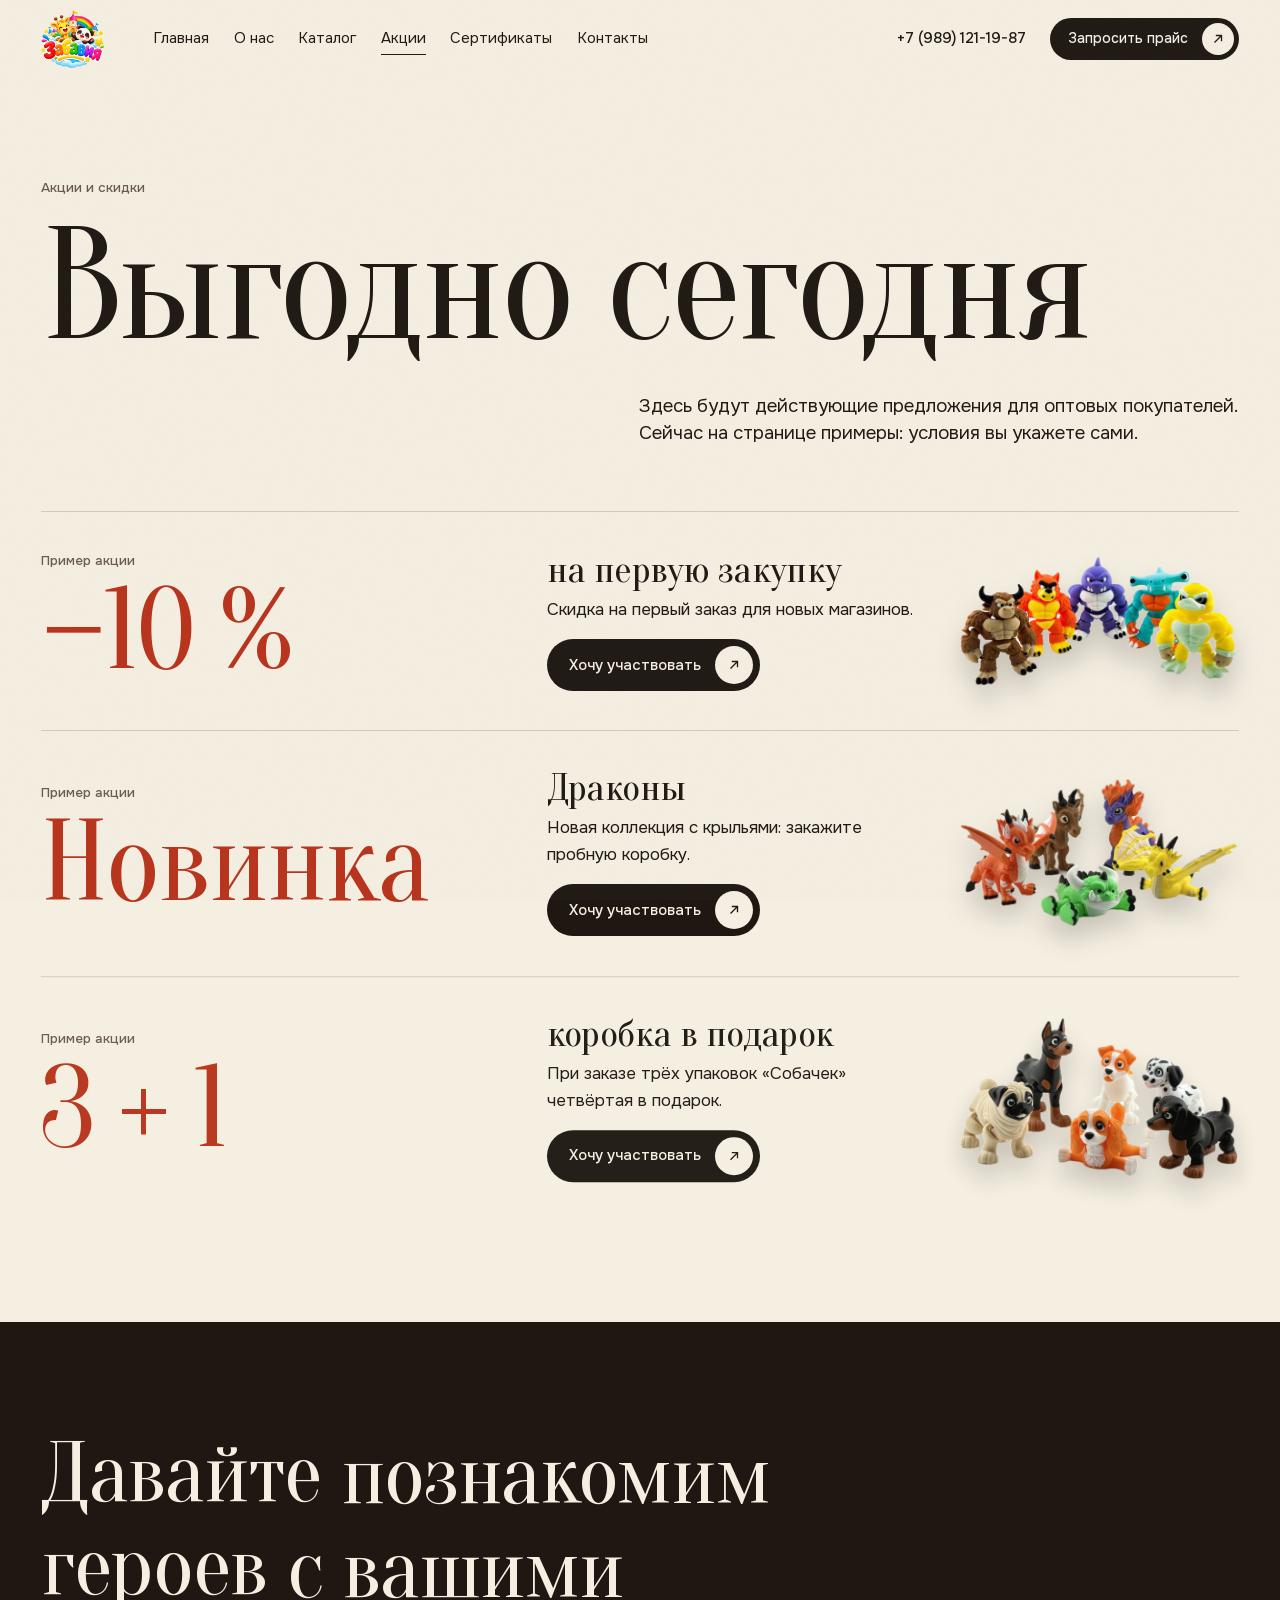
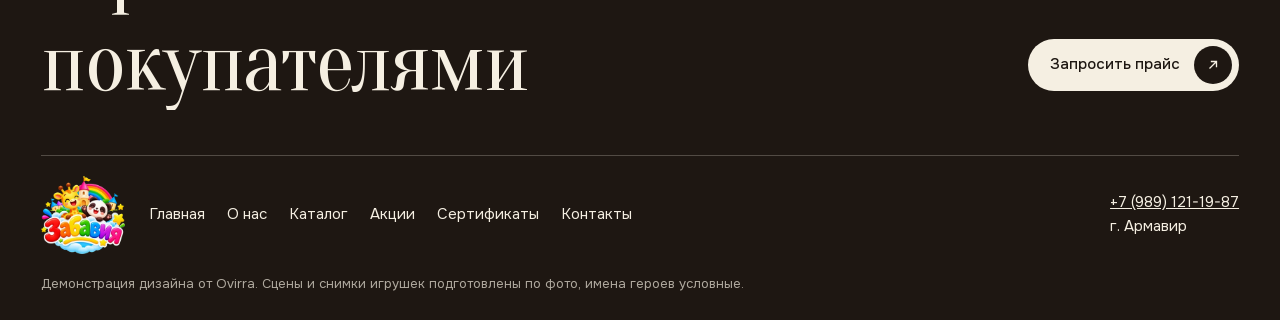
<file: akcii.html>
<!DOCTYPE html>
<html lang="ru" data-build="2611081434">
<head>
<meta charset="utf-8">
<script>(function(){var V='2611081434';try{fetch(location.pathname+'?nc='+Date.now(),{cache:'no-store'}).then(function(r){return r.text()}).then(function(t){var m=t.match(/data-build="(\d+)"/);if(m&&m[1]!==V){var u=new URL(location.href);if(u.searchParams.get('b')===m[1])return;u.searchParams.set('b',m[1]);location.replace(u.toString())}})}catch(e){}})()</script>
<meta name="viewport" content="width=device-width,initial-scale=1">
<meta name="robots" content="noindex,nofollow">
<title>Акции и скидки Забавии</title>
<meta name="description" content="Акции и скидки на игрушки Забавия.">
<link rel="icon" href="assets/img/logo-s.webp" type="image/webp">
<link rel="stylesheet" href="assets/fonts/fonts.css?v=2611081434">
<link rel="stylesheet" href="assets/site.css?v=2611081434">
</head>
<body class="">
<header class="top" id="top"><div class="wrap top-in"><a class="brand" href="index.html" aria-label="Забавия, на главную"><img src="assets/img/logo-s.webp" alt="Забавия" width="120" height="104"></a>
<nav class="nav" aria-label="Основное меню"><a href="index.html">Главная</a><a href="o-nas.html">О нас</a><a href="katalog.html">Каталог</a><a href="akcii.html" aria-current="page">Акции</a><a href="sertifikaty.html">Сертификаты</a><a href="kontakty.html">Контакты</a></nav>
<a class="tel" href="tel:+79891211987">+7 (989) 121-19-87</a><a class="btn btn-top" href="kontakty.html"><span>Запросить прайс</span><i><svg viewBox="0 0 16 16" width="14" height="14" aria-hidden="true"><path d="M4 12 12 4M5.5 4H12v6.5" fill="none" stroke="currentColor" stroke-width="1.5"/></svg></i></a>
<button class="burger" id="burger" aria-label="Открыть меню" aria-expanded="false"><i></i><i></i></button></div></header>
<div class="menu" id="menu"><nav aria-label="Меню для телефона"><a href="index.html" style="--i:0"><span>Главная</span></a><a href="o-nas.html" style="--i:1"><span>О нас</span></a><a href="katalog.html" style="--i:2"><span>Каталог</span></a><a href="akcii.html" aria-current="page" style="--i:3"><span>Акции</span></a><a href="sertifikaty.html" style="--i:4"><span>Сертификаты</span></a><a href="kontakty.html" style="--i:5"><span>Контакты</span></a></nav><a class="tel2" href="tel:+79891211987">+7 (989) 121-19-87</a></div>
<main><section class="sub"><div class="wrap sub-g"><p class="kick">Акции и скидки</p><h1 class="d split">Выгодно сегодня</h1><p class="lead">Здесь будут действующие предложения для оптовых покупателей. Сейчас на странице примеры: условия вы укажете сами.</p></div></section><section class="promos"><div class="wrap"><article class="promo rv"><div><p class="kick">Пример акции</p><p class="d c-b">−10 %</p></div><div><p class="d c-t">на первую закупку</p><p>Скидка на первый заказ для новых магазинов.</p><a class="btn " href="kontakty.html?c=monsters"><span>Хочу участвовать</span><i><svg viewBox="0 0 16 16" width="14" height="14" aria-hidden="true"><path d="M4 12 12 4M5.5 4H12v6.5" fill="none" stroke="currentColor" stroke-width="1.5"/></svg></i></a></div><img src="assets/img/toys/monsters.webp" alt="" loading="lazy"></article><article class="promo rv"><div><p class="kick">Пример акции</p><p class="d c-b">Новинка</p></div><div><p class="d c-t">Драконы</p><p>Новая коллекция с крыльями: закажите пробную коробку.</p><a class="btn " href="kontakty.html?c=dragons"><span>Хочу участвовать</span><i><svg viewBox="0 0 16 16" width="14" height="14" aria-hidden="true"><path d="M4 12 12 4M5.5 4H12v6.5" fill="none" stroke="currentColor" stroke-width="1.5"/></svg></i></a></div><img src="assets/img/toys/dragons.webp" alt="" loading="lazy"></article><article class="promo rv"><div><p class="kick">Пример акции</p><p class="d c-b">3 + 1</p></div><div><p class="d c-t">коробка в подарок</p><p>При заказе трёх упаковок «Собачек» четвёртая в подарок.</p><a class="btn " href="kontakty.html?c=dogs"><span>Хочу участвовать</span><i><svg viewBox="0 0 16 16" width="14" height="14" aria-hidden="true"><path d="M4 12 12 4M5.5 4H12v6.5" fill="none" stroke="currentColor" stroke-width="1.5"/></svg></i></a></div><img src="assets/img/toys/dogs.webp" alt="" loading="lazy"></article></div></section></main>
<footer class="foot"><div class="wrap">
 <div class="foot-big"><p class="d split">Давайте познакомим героев с&nbsp;вашими покупателями</p><a class="btn btn-inv" href="kontakty.html"><span>Запросить прайс</span><i><svg viewBox="0 0 16 16" width="14" height="14" aria-hidden="true"><path d="M4 12 12 4M5.5 4H12v6.5" fill="none" stroke="currentColor" stroke-width="1.5"/></svg></i></a></div>
 <div class="foot-grid"><img src="assets/img/logo-s.webp" alt="Забавия" width="120" height="104" loading="lazy"><nav aria-label="Меню в подвале"><a href="index.html">Главная</a><a href="o-nas.html">О нас</a><a href="katalog.html">Каталог</a><a href="akcii.html" aria-current="page">Акции</a><a href="sertifikaty.html">Сертификаты</a><a href="kontakty.html">Контакты</a></nav><div><a href="tel:+79891211987">+7 (989) 121-19-87</a><br>г. Армавир</div></div>
 <p class="note">Демонстрация дизайна от Ovirra. Сцены и снимки игрушек подготовлены по фото, имена героев условные.</p>
</div></footer>
<script src="assets/js/gsap.min.js?v=2611081434"></script><script src="assets/js/ScrollTrigger.min.js?v=2611081434"></script><script src="assets/js/lenis.min.js?v=2611081434"></script><script src="assets/js/site.js?v=2611081434"></script>
</body></html>
</file>
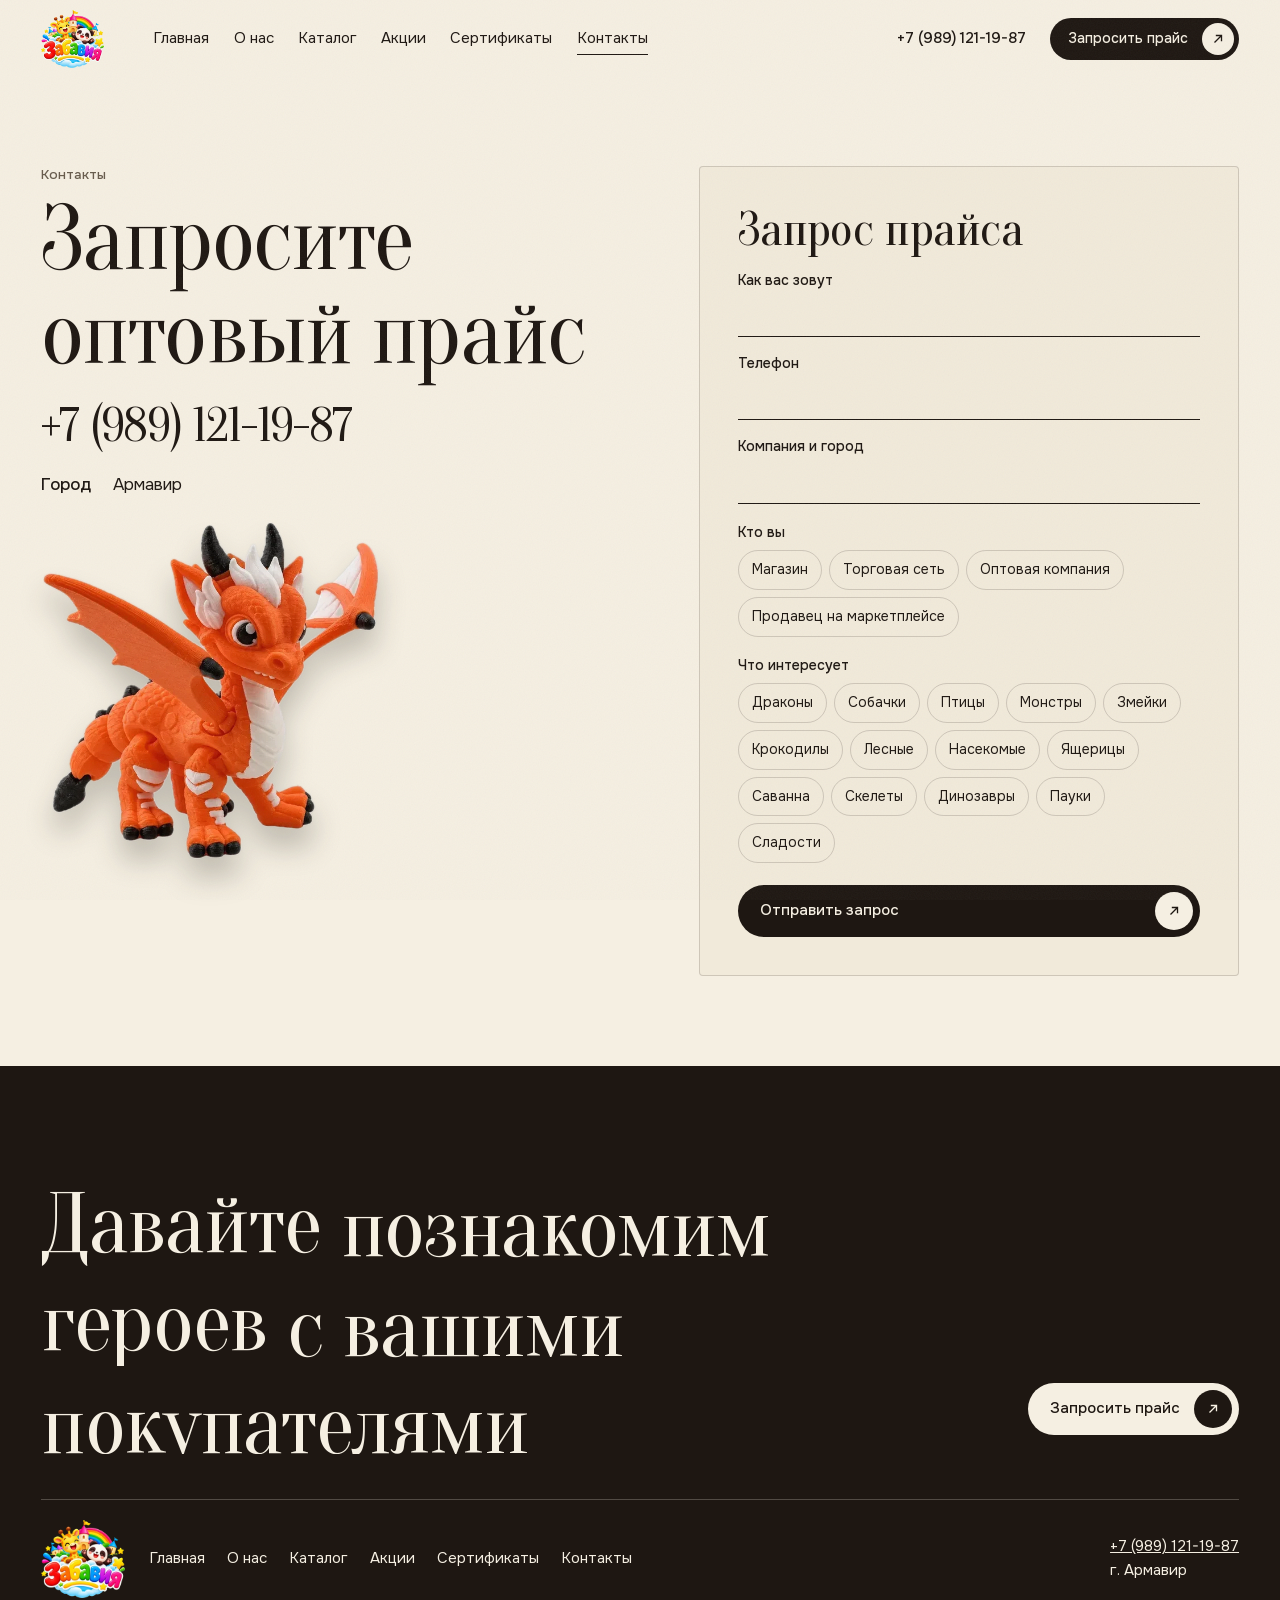
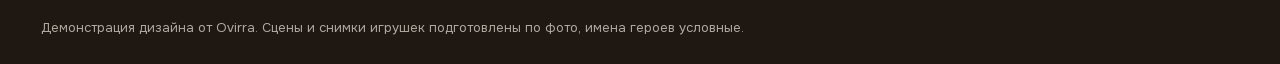
<file: kontakty.html>
<!DOCTYPE html>
<html lang="ru" data-build="2611081434">
<head>
<meta charset="utf-8">
<script>(function(){var V='2611081434';try{fetch(location.pathname+'?nc='+Date.now(),{cache:'no-store'}).then(function(r){return r.text()}).then(function(t){var m=t.match(/data-build="(\d+)"/);if(m&&m[1]!==V){var u=new URL(location.href);if(u.searchParams.get('b')===m[1])return;u.searchParams.set('b',m[1]);location.replace(u.toString())}})}catch(e){}})()</script>
<meta name="viewport" content="width=device-width,initial-scale=1">
<meta name="robots" content="noindex,nofollow">
<title>Контакты Забавии</title>
<meta name="description" content="Контакты производителя игрушек Забавия, Армавир.">
<link rel="icon" href="assets/img/logo-s.webp" type="image/webp">
<link rel="stylesheet" href="assets/fonts/fonts.css?v=2611081434">
<link rel="stylesheet" href="assets/site.css?v=2611081434">
</head>
<body class="">
<header class="top" id="top"><div class="wrap top-in"><a class="brand" href="index.html" aria-label="Забавия, на главную"><img src="assets/img/logo-s.webp" alt="Забавия" width="120" height="104"></a>
<nav class="nav" aria-label="Основное меню"><a href="index.html">Главная</a><a href="o-nas.html">О нас</a><a href="katalog.html">Каталог</a><a href="akcii.html">Акции</a><a href="sertifikaty.html">Сертификаты</a><a href="kontakty.html" aria-current="page">Контакты</a></nav>
<a class="tel" href="tel:+79891211987">+7 (989) 121-19-87</a><a class="btn btn-top" href="kontakty.html"><span>Запросить прайс</span><i><svg viewBox="0 0 16 16" width="14" height="14" aria-hidden="true"><path d="M4 12 12 4M5.5 4H12v6.5" fill="none" stroke="currentColor" stroke-width="1.5"/></svg></i></a>
<button class="burger" id="burger" aria-label="Открыть меню" aria-expanded="false"><i></i><i></i></button></div></header>
<div class="menu" id="menu"><nav aria-label="Меню для телефона"><a href="index.html" style="--i:0"><span>Главная</span></a><a href="o-nas.html" style="--i:1"><span>О нас</span></a><a href="katalog.html" style="--i:2"><span>Каталог</span></a><a href="akcii.html" style="--i:3"><span>Акции</span></a><a href="sertifikaty.html" style="--i:4"><span>Сертификаты</span></a><a href="kontakty.html" aria-current="page" style="--i:5"><span>Контакты</span></a></nav><a class="tel2" href="tel:+79891211987">+7 (989) 121-19-87</a></div>
<main><section class="cont"><div class="wrap cont-g"><div><p class="kick">Контакты</p><h1 class="d split">Запросите оптовый прайс</h1><a class="bigtel d" href="tel:+79891211987">+7 (989) 121-19-87</a><dl><dt>Город</dt><dd>Армавир</dd></dl><img class="c-toy" src="assets/img/toys/d-orange.webp" alt="" loading="lazy"></div>
<form class="form mat" id="form"><h2 class="d">Запрос прайса</h2><label for="f-n">Как вас зовут</label><input id="f-n" required autocomplete="name"><label for="f-t">Телефон</label><input id="f-t" type="tel" required autocomplete="tel"><label for="f-s">Компания и город</label><input id="f-s" required autocomplete="organization"><fieldset><legend>Кто вы</legend><div class="chks"><label class="chk"><input type="radio" name="k" value="Магазин"><span>Магазин</span></label><label class="chk"><input type="radio" name="k" value="Торговая сеть"><span>Торговая сеть</span></label><label class="chk"><input type="radio" name="k" value="Оптовая компания"><span>Оптовая компания</span></label><label class="chk"><input type="radio" name="k" value="Продавец на маркетплейсе"><span>Продавец на маркетплейсе</span></label></div></fieldset><fieldset><legend>Что интересует</legend><div class="chks"><label class="chk"><input type="checkbox" name="c" value="dragons"><span>Драконы</span></label><label class="chk"><input type="checkbox" name="c" value="dogs"><span>Собачки</span></label><label class="chk"><input type="checkbox" name="c" value="birds"><span>Птицы</span></label><label class="chk"><input type="checkbox" name="c" value="monsters"><span>Монстры</span></label><label class="chk"><input type="checkbox" name="c" value="snake"><span>Змейки</span></label><label class="chk"><input type="checkbox" name="c" value="croc"><span>Крокодилы</span></label><label class="chk"><input type="checkbox" name="c" value="forest"><span>Лесные</span></label><label class="chk"><input type="checkbox" name="c" value="insects"><span>Насекомые</span></label><label class="chk"><input type="checkbox" name="c" value="lizards"><span>Ящерицы</span></label><label class="chk"><input type="checkbox" name="c" value="savanna"><span>Саванна</span></label><label class="chk"><input type="checkbox" name="c" value="skel"><span>Скелеты</span></label><label class="chk"><input type="checkbox" name="c" value="dino"><span>Динозавры</span></label><label class="chk"><input type="checkbox" name="c" value="spiders"><span>Пауки</span></label><label class="chk"><input type="checkbox" name="c" value="snacks"><span>Сладости</span></label></div></fieldset><button class="btn sub-btn"><span>Отправить запрос</span><i><svg viewBox="0 0 16 16" width="14" height="14" aria-hidden="true"><path d="M4 12 12 4M5.5 4H12v6.5" fill="none" stroke="currentColor" stroke-width="1.5"/></svg></i></button><p class="f-ok" id="fok" role="status" hidden>Спасибо! Это демонстрация, поэтому заявка пока никуда не ушла. В рабочей версии она придёт вам на почту.</p></form></div></section></main>
<footer class="foot"><div class="wrap">
 <div class="foot-big"><p class="d split">Давайте познакомим героев с&nbsp;вашими покупателями</p><a class="btn btn-inv" href="kontakty.html"><span>Запросить прайс</span><i><svg viewBox="0 0 16 16" width="14" height="14" aria-hidden="true"><path d="M4 12 12 4M5.5 4H12v6.5" fill="none" stroke="currentColor" stroke-width="1.5"/></svg></i></a></div>
 <div class="foot-grid"><img src="assets/img/logo-s.webp" alt="Забавия" width="120" height="104" loading="lazy"><nav aria-label="Меню в подвале"><a href="index.html">Главная</a><a href="o-nas.html">О нас</a><a href="katalog.html">Каталог</a><a href="akcii.html">Акции</a><a href="sertifikaty.html">Сертификаты</a><a href="kontakty.html" aria-current="page">Контакты</a></nav><div><a href="tel:+79891211987">+7 (989) 121-19-87</a><br>г. Армавир</div></div>
 <p class="note">Демонстрация дизайна от Ovirra. Сцены и снимки игрушек подготовлены по фото, имена героев условные.</p>
</div></footer>
<script src="assets/js/gsap.min.js?v=2611081434"></script><script src="assets/js/ScrollTrigger.min.js?v=2611081434"></script><script src="assets/js/lenis.min.js?v=2611081434"></script><script src="assets/js/site.js?v=2611081434"></script>
</body></html>
</file>
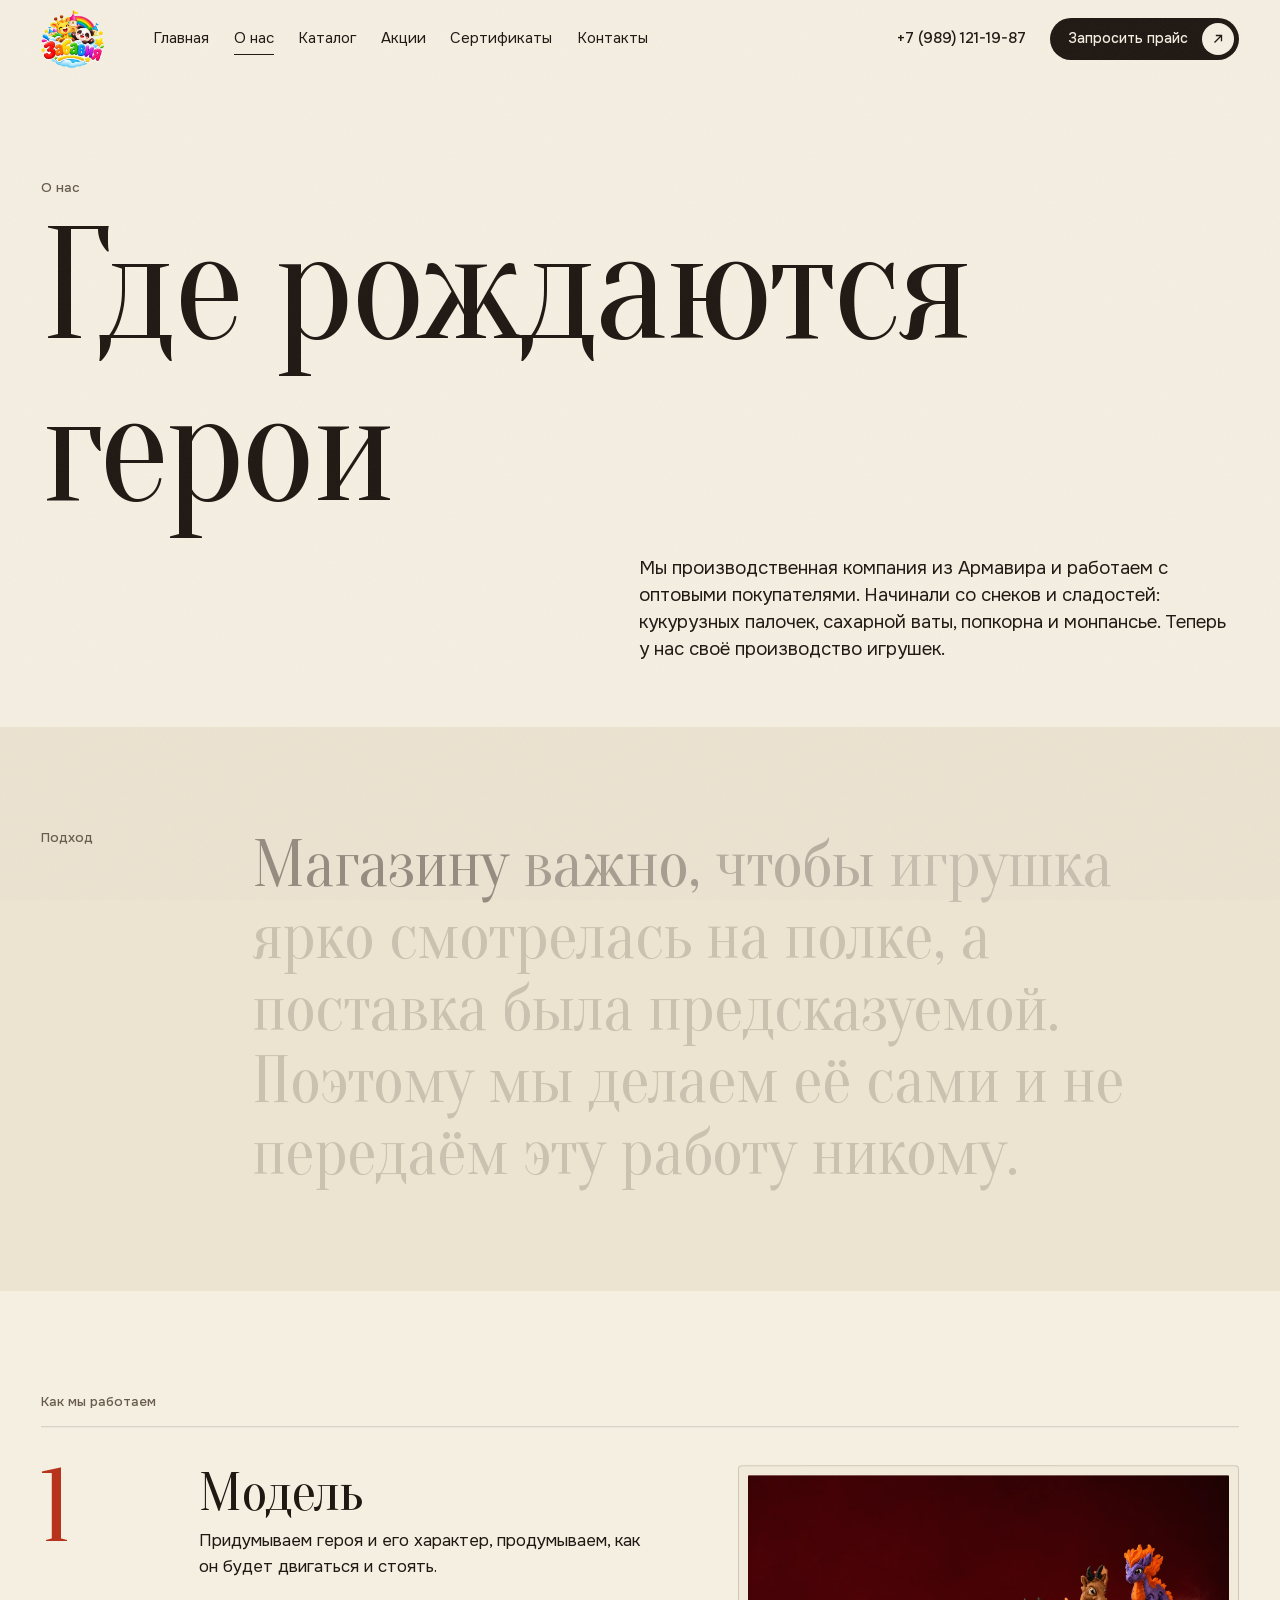
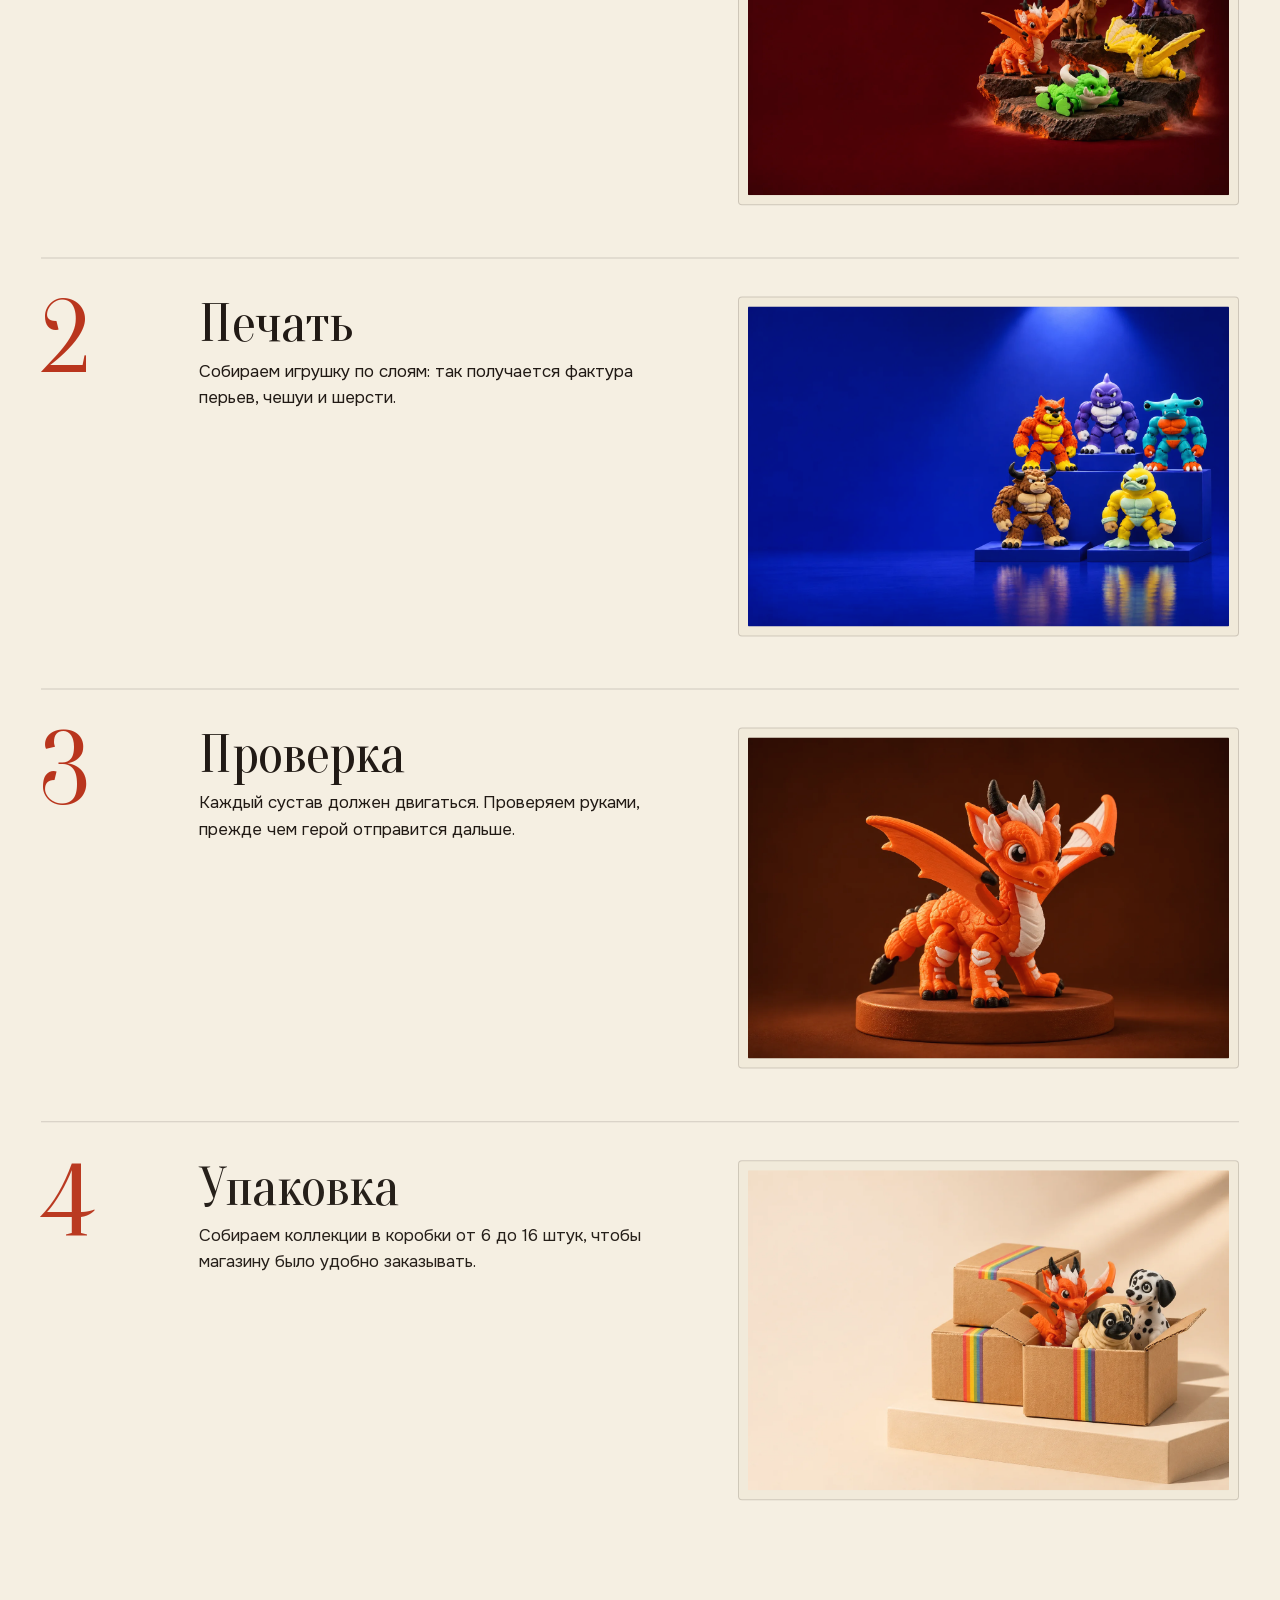
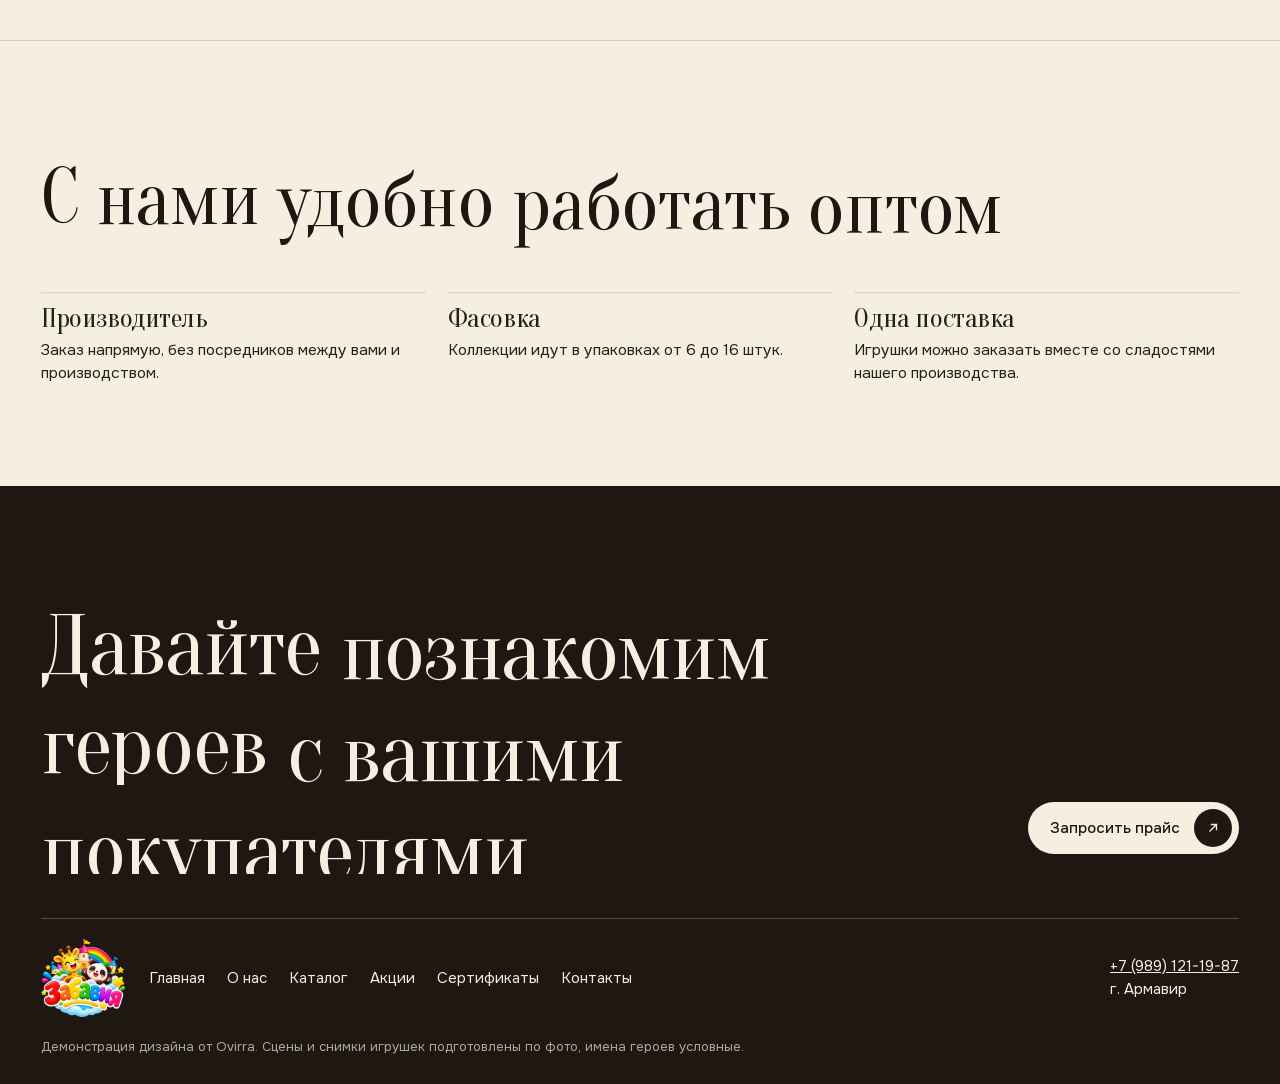
<file: o-nas.html>
<!DOCTYPE html>
<html lang="ru" data-build="2611081434">
<head>
<meta charset="utf-8">
<script>(function(){var V='2611081434';try{fetch(location.pathname+'?nc='+Date.now(),{cache:'no-store'}).then(function(r){return r.text()}).then(function(t){var m=t.match(/data-build="(\d+)"/);if(m&&m[1]!==V){var u=new URL(location.href);if(u.searchParams.get('b')===m[1])return;u.searchParams.set('b',m[1]);location.replace(u.toString())}})}catch(e){}})()</script>
<meta name="viewport" content="width=device-width,initial-scale=1">
<meta name="robots" content="noindex,nofollow">
<title>О нас: производство Забавии</title>
<meta name="description" content="О производстве игрушек Забавия, Армавир.">
<link rel="icon" href="assets/img/logo-s.webp" type="image/webp">
<link rel="stylesheet" href="assets/fonts/fonts.css?v=2611081434">
<link rel="stylesheet" href="assets/site.css?v=2611081434">
</head>
<body class="">
<header class="top" id="top"><div class="wrap top-in"><a class="brand" href="index.html" aria-label="Забавия, на главную"><img src="assets/img/logo-s.webp" alt="Забавия" width="120" height="104"></a>
<nav class="nav" aria-label="Основное меню"><a href="index.html">Главная</a><a href="o-nas.html" aria-current="page">О нас</a><a href="katalog.html">Каталог</a><a href="akcii.html">Акции</a><a href="sertifikaty.html">Сертификаты</a><a href="kontakty.html">Контакты</a></nav>
<a class="tel" href="tel:+79891211987">+7 (989) 121-19-87</a><a class="btn btn-top" href="kontakty.html"><span>Запросить прайс</span><i><svg viewBox="0 0 16 16" width="14" height="14" aria-hidden="true"><path d="M4 12 12 4M5.5 4H12v6.5" fill="none" stroke="currentColor" stroke-width="1.5"/></svg></i></a>
<button class="burger" id="burger" aria-label="Открыть меню" aria-expanded="false"><i></i><i></i></button></div></header>
<div class="menu" id="menu"><nav aria-label="Меню для телефона"><a href="index.html" style="--i:0"><span>Главная</span></a><a href="o-nas.html" aria-current="page" style="--i:1"><span>О нас</span></a><a href="katalog.html" style="--i:2"><span>Каталог</span></a><a href="akcii.html" style="--i:3"><span>Акции</span></a><a href="sertifikaty.html" style="--i:4"><span>Сертификаты</span></a><a href="kontakty.html" style="--i:5"><span>Контакты</span></a></nav><a class="tel2" href="tel:+79891211987">+7 (989) 121-19-87</a></div>
<main><section class="sub"><div class="wrap sub-g"><p class="kick">О нас</p><h1 class="d split">Где рождаются герои</h1><p class="lead">Мы производственная компания из Армавира и работаем с оптовыми покупателями. Начинали со снеков и сладостей: кукурузных палочек, сахарной ваты, попкорна и монпансье. Теперь у нас своё производство игрушек.</p></div></section>
<section class="mani short"><div class="wrap mani-g"><p class="kick">Подход</p><p class="d words" id="words">Магазину важно, чтобы игрушка ярко смотрелась на полке, а поставка была предсказуемой. Поэтому мы делаем её сами и не передаём эту работу никому.</p></div></section>
<section class="steps"><div class="wrap"><p class="kick">Как мы работаем</p><article class="step rv"><span class="stepn d">1</span><div><h2 class="d">Модель</h2><p>Придумываем героя и его характер, продумываем, как он будет двигаться и стоять.</p></div><span class="mat"><img src="assets/img/scenes/dragons-w.webp" width="1536" height="1024" alt="" loading="lazy"></span></article><article class="step rv"><span class="stepn d">2</span><div><h2 class="d">Печать</h2><p>Собираем игрушку по слоям: так получается фактура перьев, чешуи и шерсти.</p></div><span class="mat"><img src="assets/img/scenes/monsters-w.webp" width="1536" height="1024" alt="" loading="lazy"></span></article><article class="step rv"><span class="stepn d">3</span><div><h2 class="d">Проверка</h2><p>Каждый сустав должен двигаться. Проверяем руками, прежде чем герой отправится дальше.</p></div><span class="mat"><img src="assets/img/scenes/dragon-full.webp" width="1536" height="1024" alt="" loading="lazy"></span></article><article class="step rv"><span class="stepn d">4</span><div><h2 class="d">Упаковка</h2><p>Собираем коллекции в коробки от 6 до 16 штук, чтобы магазину было удобно заказывать.</p></div><span class="mat"><img src="assets/img/scenes/boxes.webp" width="1536" height="1024" alt="" loading="lazy"></span></article></div></section>
<section class="trade short"><div class="wrap"><h2 class="d split">С нами удобно работать оптом</h2><div class="why-g"><div class="rv"><b class="d">Производитель</b><p>Заказ напрямую, без посредников между вами и производством.</p></div><div class="rv"><b class="d">Фасовка</b><p>Коллекции идут в упаковках от 6 до 16 штук.</p></div><div class="rv"><b class="d">Одна поставка</b><p>Игрушки можно заказать вместе со сладостями нашего производства.</p></div></div></div></section></main>
<footer class="foot"><div class="wrap">
 <div class="foot-big"><p class="d split">Давайте познакомим героев с&nbsp;вашими покупателями</p><a class="btn btn-inv" href="kontakty.html"><span>Запросить прайс</span><i><svg viewBox="0 0 16 16" width="14" height="14" aria-hidden="true"><path d="M4 12 12 4M5.5 4H12v6.5" fill="none" stroke="currentColor" stroke-width="1.5"/></svg></i></a></div>
 <div class="foot-grid"><img src="assets/img/logo-s.webp" alt="Забавия" width="120" height="104" loading="lazy"><nav aria-label="Меню в подвале"><a href="index.html">Главная</a><a href="o-nas.html" aria-current="page">О нас</a><a href="katalog.html">Каталог</a><a href="akcii.html">Акции</a><a href="sertifikaty.html">Сертификаты</a><a href="kontakty.html">Контакты</a></nav><div><a href="tel:+79891211987">+7 (989) 121-19-87</a><br>г. Армавир</div></div>
 <p class="note">Демонстрация дизайна от Ovirra. Сцены и снимки игрушек подготовлены по фото, имена героев условные.</p>
</div></footer>
<script src="assets/js/gsap.min.js?v=2611081434"></script><script src="assets/js/ScrollTrigger.min.js?v=2611081434"></script><script src="assets/js/lenis.min.js?v=2611081434"></script><script src="assets/js/site.js?v=2611081434"></script>
</body></html>
</file>
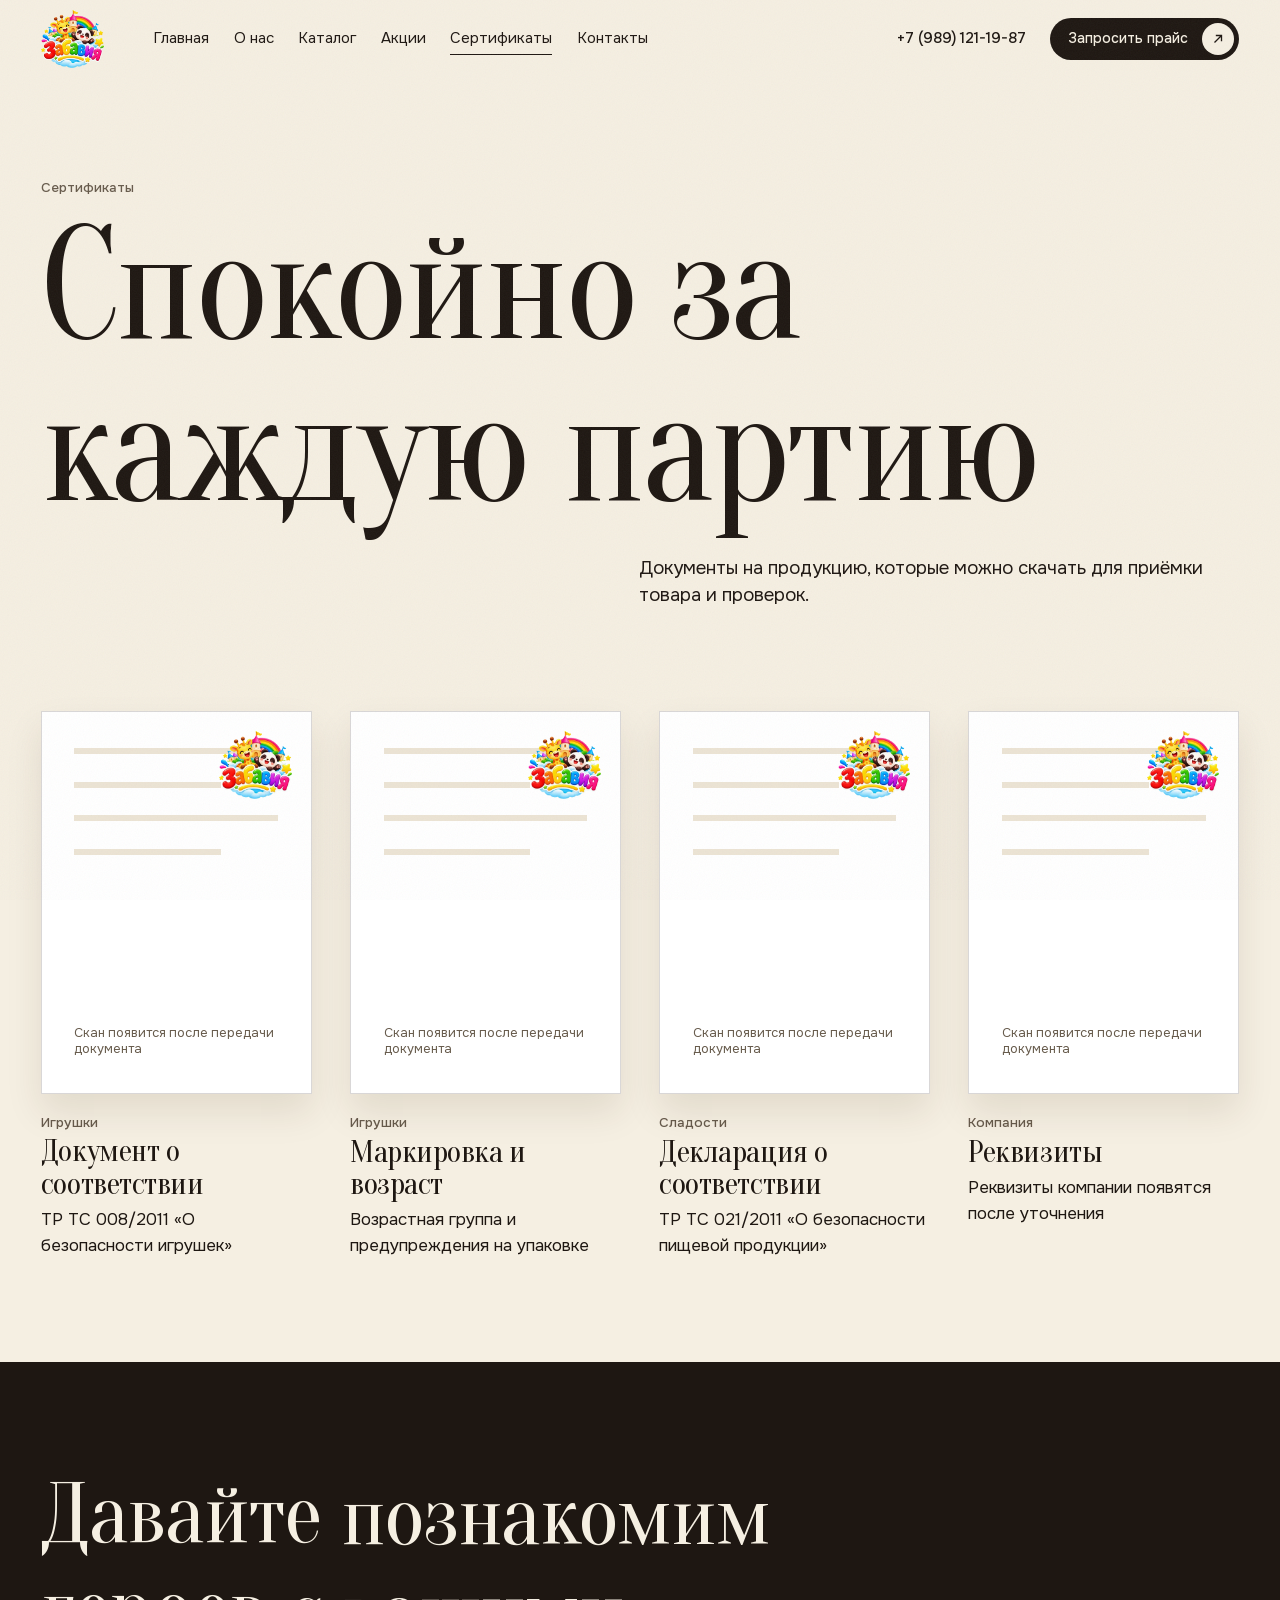
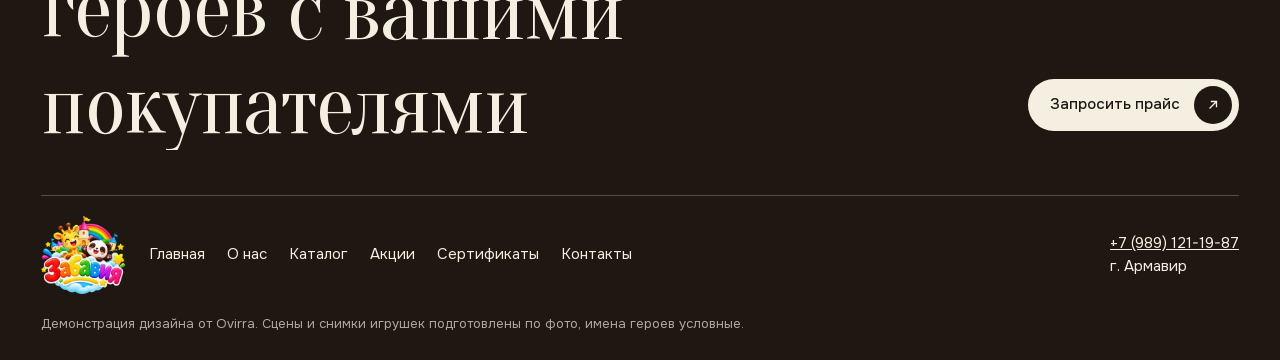
<file: sertifikaty.html>
<!DOCTYPE html>
<html lang="ru" data-build="2611081434">
<head>
<meta charset="utf-8">
<script>(function(){var V='2611081434';try{fetch(location.pathname+'?nc='+Date.now(),{cache:'no-store'}).then(function(r){return r.text()}).then(function(t){var m=t.match(/data-build="(\d+)"/);if(m&&m[1]!==V){var u=new URL(location.href);if(u.searchParams.get('b')===m[1])return;u.searchParams.set('b',m[1]);location.replace(u.toString())}})}catch(e){}})()</script>
<meta name="viewport" content="width=device-width,initial-scale=1">
<meta name="robots" content="noindex,nofollow">
<title>Сертификаты Забавии</title>
<meta name="description" content="Сертификаты и документы на продукцию Забавия.">
<link rel="icon" href="assets/img/logo-s.webp" type="image/webp">
<link rel="stylesheet" href="assets/fonts/fonts.css?v=2611081434">
<link rel="stylesheet" href="assets/site.css?v=2611081434">
</head>
<body class="">
<header class="top" id="top"><div class="wrap top-in"><a class="brand" href="index.html" aria-label="Забавия, на главную"><img src="assets/img/logo-s.webp" alt="Забавия" width="120" height="104"></a>
<nav class="nav" aria-label="Основное меню"><a href="index.html">Главная</a><a href="o-nas.html">О нас</a><a href="katalog.html">Каталог</a><a href="akcii.html">Акции</a><a href="sertifikaty.html" aria-current="page">Сертификаты</a><a href="kontakty.html">Контакты</a></nav>
<a class="tel" href="tel:+79891211987">+7 (989) 121-19-87</a><a class="btn btn-top" href="kontakty.html"><span>Запросить прайс</span><i><svg viewBox="0 0 16 16" width="14" height="14" aria-hidden="true"><path d="M4 12 12 4M5.5 4H12v6.5" fill="none" stroke="currentColor" stroke-width="1.5"/></svg></i></a>
<button class="burger" id="burger" aria-label="Открыть меню" aria-expanded="false"><i></i><i></i></button></div></header>
<div class="menu" id="menu"><nav aria-label="Меню для телефона"><a href="index.html" style="--i:0"><span>Главная</span></a><a href="o-nas.html" style="--i:1"><span>О нас</span></a><a href="katalog.html" style="--i:2"><span>Каталог</span></a><a href="akcii.html" style="--i:3"><span>Акции</span></a><a href="sertifikaty.html" aria-current="page" style="--i:4"><span>Сертификаты</span></a><a href="kontakty.html" style="--i:5"><span>Контакты</span></a></nav><a class="tel2" href="tel:+79891211987">+7 (989) 121-19-87</a></div>
<main><section class="sub"><div class="wrap sub-g"><p class="kick">Сертификаты</p><h1 class="d split">Спокойно за каждую партию</h1><p class="lead">Документы на продукцию, которые можно скачать для приёмки товара и проверок.</p></div></section><section class="docs"><div class="wrap docs-g"><article class="doc rv"><div class="dsheet"><img class="seal" src="assets/img/logo-s.webp" alt="" loading="lazy"><i></i><i></i><i></i><i></i><em>Скан появится после передачи документа</em></div><p class="kick">Игрушки</p><h2 class="d">Документ о соответствии</h2><p>ТР ТС 008/2011 «О безопасности игрушек»</p></article><article class="doc rv"><div class="dsheet"><img class="seal" src="assets/img/logo-s.webp" alt="" loading="lazy"><i></i><i></i><i></i><i></i><em>Скан появится после передачи документа</em></div><p class="kick">Игрушки</p><h2 class="d">Маркировка и возраст</h2><p>Возрастная группа и предупреждения на упаковке</p></article><article class="doc rv"><div class="dsheet"><img class="seal" src="assets/img/logo-s.webp" alt="" loading="lazy"><i></i><i></i><i></i><i></i><em>Скан появится после передачи документа</em></div><p class="kick">Сладости</p><h2 class="d">Декларация о соответствии</h2><p>ТР ТС 021/2011 «О безопасности пищевой продукции»</p></article><article class="doc rv"><div class="dsheet"><img class="seal" src="assets/img/logo-s.webp" alt="" loading="lazy"><i></i><i></i><i></i><i></i><em>Скан появится после передачи документа</em></div><p class="kick">Компания</p><h2 class="d">Реквизиты</h2><p>Реквизиты компании появятся после уточнения</p></article></div></section></main>
<footer class="foot"><div class="wrap">
 <div class="foot-big"><p class="d split">Давайте познакомим героев с&nbsp;вашими покупателями</p><a class="btn btn-inv" href="kontakty.html"><span>Запросить прайс</span><i><svg viewBox="0 0 16 16" width="14" height="14" aria-hidden="true"><path d="M4 12 12 4M5.5 4H12v6.5" fill="none" stroke="currentColor" stroke-width="1.5"/></svg></i></a></div>
 <div class="foot-grid"><img src="assets/img/logo-s.webp" alt="Забавия" width="120" height="104" loading="lazy"><nav aria-label="Меню в подвале"><a href="index.html">Главная</a><a href="o-nas.html">О нас</a><a href="katalog.html">Каталог</a><a href="akcii.html">Акции</a><a href="sertifikaty.html" aria-current="page">Сертификаты</a><a href="kontakty.html">Контакты</a></nav><div><a href="tel:+79891211987">+7 (989) 121-19-87</a><br>г. Армавир</div></div>
 <p class="note">Демонстрация дизайна от Ovirra. Сцены и снимки игрушек подготовлены по фото, имена героев условные.</p>
</div></footer>
<script src="assets/js/gsap.min.js?v=2611081434"></script><script src="assets/js/ScrollTrigger.min.js?v=2611081434"></script><script src="assets/js/lenis.min.js?v=2611081434"></script><script src="assets/js/site.js?v=2611081434"></script>
</body></html>
</file>
<file: assets/fonts/fonts.css>
/* cyrillic */
@font-face {
  font-family: 'Onest';
  font-style: normal;
  font-weight: 400;
  font-display: swap;
  src: url(d1abf18387.woff2) format('woff2');
  unicode-range: U+0301, U+0400-045F, U+0490-0491, U+04B0-04B1, U+2116;
}
/* latin */
@font-face {
  font-family: 'Onest';
  font-style: normal;
  font-weight: 400;
  font-display: swap;
  src: url(fd7dbbcb36.woff2) format('woff2');
  unicode-range: U+0000-00FF, U+0131, U+0152-0153, U+02BB-02BC, U+02C6, U+02DA, U+02DC, U+0304, U+0308, U+0329, U+2000-206F, U+20AC, U+2122, U+2191, U+2193, U+2212, U+2215, U+FEFF, U+FFFD;
}
/* cyrillic */
@font-face {
  font-family: 'Onest';
  font-style: normal;
  font-weight: 500;
  font-display: swap;
  src: url(d1abf18387.woff2) format('woff2');
  unicode-range: U+0301, U+0400-045F, U+0490-0491, U+04B0-04B1, U+2116;
}
/* latin */
@font-face {
  font-family: 'Onest';
  font-style: normal;
  font-weight: 500;
  font-display: swap;
  src: url(fd7dbbcb36.woff2) format('woff2');
  unicode-range: U+0000-00FF, U+0131, U+0152-0153, U+02BB-02BC, U+02C6, U+02DA, U+02DC, U+0304, U+0308, U+0329, U+2000-206F, U+20AC, U+2122, U+2191, U+2193, U+2212, U+2215, U+FEFF, U+FFFD;
}
/* cyrillic */
@font-face {
  font-family: 'Onest';
  font-style: normal;
  font-weight: 600;
  font-display: swap;
  src: url(d1abf18387.woff2) format('woff2');
  unicode-range: U+0301, U+0400-045F, U+0490-0491, U+04B0-04B1, U+2116;
}
/* latin */
@font-face {
  font-family: 'Onest';
  font-style: normal;
  font-weight: 600;
  font-display: swap;
  src: url(fd7dbbcb36.woff2) format('woff2');
  unicode-range: U+0000-00FF, U+0131, U+0152-0153, U+02BB-02BC, U+02C6, U+02DA, U+02DC, U+0304, U+0308, U+0329, U+2000-206F, U+20AC, U+2122, U+2191, U+2193, U+2212, U+2215, U+FEFF, U+FFFD;
}
/* cyrillic */
@font-face {
  font-family: 'Oranienbaum';
  font-style: normal;
  font-weight: 400;
  font-display: swap;
  src: url(6dcd8c97cd.woff2) format('woff2');
  unicode-range: U+0301, U+0400-045F, U+0490-0491, U+04B0-04B1, U+2116;
}
/* latin */
@font-face {
  font-family: 'Oranienbaum';
  font-style: normal;
  font-weight: 400;
  font-display: swap;
  src: url(e02f22c2be.woff2) format('woff2');
  unicode-range: U+0000-00FF, U+0131, U+0152-0153, U+02BB-02BC, U+02C6, U+02DA, U+02DC, U+0304, U+0308, U+0329, U+2000-206F, U+20AC, U+2122, U+2191, U+2193, U+2212, U+2215, U+FEFF, U+FFFD;
}
</file>
<file: assets/site.css>
/* Забавия, вариант 2. Идея: оптовый альбом. Тёплая бумага, крупная антиква, цвет дают только сами игрушки и сцены. */
:root{--paper:#f5efe2;--paper2:#ece3d1;--ink:#1e1712;--muted:#675b4c;--rule:rgba(30,23,18,.17);--red:#b8321a;
 --d:'Oranienbaum',Georgia,serif;--b:'Onest',system-ui,sans-serif;--e:cubic-bezier(.32,.72,0,1);--spring:cubic-bezier(.2,1.5,.4,1);
 --z-sheet:1;--z-sticky:20;--z-menu:40;--z-nav:50;--z-grain:60}
*{box-sizing:border-box;margin:0}
html{background:var(--paper)}
body{font:400 17px/1.55 var(--b);color:var(--ink);background:var(--paper);overflow-x:clip;-webkit-font-smoothing:antialiased}
body::after{content:"";position:fixed;inset:0;z-index:var(--z-grain);pointer-events:none;opacity:.05;background-image:url("data:image/svg+xml,%3Csvg xmlns='http://www.w3.org/2000/svg' width='180' height='180'%3E%3Cfilter id='n'%3E%3CfeTurbulence type='fractalNoise' baseFrequency='.85' numOctaves='2' stitchTiles='stitch'/%3E%3C/filter%3E%3Crect width='100%25' height='100%25' filter='url(%23n)'/%3E%3C/svg%3E")}
img{display:block;max-width:100%;height:auto}
a{color:inherit}
button{font:inherit;color:inherit;background:none;border:0;cursor:pointer;padding:0}
:focus-visible{outline:2px solid var(--red);outline-offset:3px;border-radius:3px}
.d{font-family:var(--d);font-weight:400;letter-spacing:-.015em;line-height:1}
.wrap{max-width:1500px;margin:auto;padding:0 clamp(18px,3.2vw,52px)}
.kick{font:500 13.5px/1.35 var(--b);color:var(--muted)}
.lead{font-size:clamp(17px,1.45vw,21px);line-height:1.45;max-width:44ch}
.w{display:inline-block;clip-path:inset(-.06em -.12em -.22em)}
.w>span{display:inline-block}

/* кнопка со стрелкой во вложенном круге */
.btn{display:inline-flex;align-items:center;gap:14px;background:var(--ink);color:var(--paper);padding:7px 7px 7px 22px;border-radius:40px;font-weight:500;font-size:15px;text-decoration:none;white-space:nowrap;transition:transform .5s var(--e),background .3s}
.btn i{display:grid;place-items:center;width:38px;height:38px;border-radius:50%;background:var(--paper);color:var(--ink);transition:transform .5s var(--e)}
.btn:hover{background:var(--red)}
.btn:hover i{transform:translate(2px,-2px) scale(1.06)}
.btn:active{transform:scale(.98)}
.btn-inv{background:var(--paper);color:var(--ink)}.btn-inv i{background:var(--ink);color:var(--paper)}.btn-inv:hover{background:#fff}
.tlink{display:inline-flex;align-items:center;gap:8px;font-weight:500;text-decoration:none;border-bottom:1px solid currentColor;padding-bottom:3px}
.tlink svg{transition:transform .45s var(--e)}.tlink:hover svg{transform:translate(2px,-2px)}

/* паспарту: контур, поле бумаги и снимок внутри, как вклейка в альбоме */
.mat{display:block;padding:clamp(6px,.7vw,11px);border:1px solid var(--rule);background:color-mix(in srgb,var(--paper2) 45%,var(--paper));border-radius:4px}
.mat img{width:100%;border-radius:1px}

/* шапка */
.top{position:fixed;left:0;right:0;top:0;z-index:var(--z-nav);transition:background .4s,box-shadow .4s}
.top-in{display:flex;align-items:center;gap:24px;padding-top:10px;padding-bottom:10px;transition:padding .4s var(--e)}
.top.solid{background:rgba(245,239,226,.88);backdrop-filter:blur(12px);-webkit-backdrop-filter:blur(12px);box-shadow:0 1px 0 var(--rule)}
.top.solid .top-in{padding-top:6px;padding-bottom:6px}
.brand img{width:auto;height:58px;transition:height .4s var(--e)}
.top.solid .brand img{height:46px}
.nav{display:flex;gap:clamp(14px,1.9vw,30px);margin-left:clamp(10px,2vw,36px);font-size:15px}
.nav a{text-decoration:none;position:relative;padding:5px 0}
.nav a::after{content:"";position:absolute;left:0;right:0;bottom:1px;height:1px;background:currentColor;transform:scaleX(0);transform-origin:left;transition:transform .5s var(--e)}
.nav a:hover::after,.nav a[aria-current]::after{transform:scaleX(1)}
.tel{margin-left:auto;font-weight:500;font-size:15px;text-decoration:none;white-space:nowrap}
.btn-top{font-size:14px;padding:5px 5px 5px 18px}.btn-top i{width:32px;height:32px}
.burger{display:none;width:44px;height:44px;margin-left:auto;position:relative}
.burger i{position:absolute;left:9px;right:9px;height:1.5px;background:currentColor;transition:transform .5s var(--e),top .5s var(--e)}
.burger i:first-child{top:17px}.burger i:last-child{top:26px}
.burger[aria-expanded=true] i:first-child{top:21px;transform:rotate(45deg)}
.burger[aria-expanded=true] i:last-child{top:21px;transform:rotate(-45deg)}
.menu{position:fixed;inset:0;z-index:var(--z-menu);background:var(--paper);display:flex;flex-direction:column;justify-content:center;gap:20px;padding:86px 22px 26px;opacity:0;visibility:hidden;transition:opacity .4s,visibility .4s}
.menu.on{opacity:1;visibility:visible}
.menu nav{display:grid;gap:2px}
.menu nav a{display:block;overflow:hidden;font:400 clamp(40px,12vw,64px)/1.16 var(--d);text-decoration:none}
.menu nav a span{display:block;transform:translateY(105%);transition:transform .7s var(--e)}
.menu.on nav a span{transform:none;transition-delay:calc(var(--i)*55ms + 80ms)}
.menu nav a[aria-current]{color:var(--red)}
.tel2{font-weight:500;font-size:19px;margin-top:10px;text-decoration:none}
@media(max-width:1180px){.nav,.tel,.top-in>.btn{display:none}.burger{display:block}.brand img{height:50px}}

/* первый экран */
.hero{min-height:100dvh;display:flex;align-items:stretch;padding:clamp(88px,10vh,112px) 0 clamp(24px,4vh,44px)}
.hero-g{width:100%;margin:0 auto;display:flex;flex-direction:column;justify-content:space-between;gap:clamp(22px,4vh,44px)}
.hero-k{display:flex;flex-wrap:wrap;gap:6px 28px;padding-bottom:12px;border-bottom:1px solid var(--rule)}
.hero-t{font-size:clamp(50px,min(11.4vw,18.6vh),196px);line-height:1.02;letter-spacing:-.022em}
.slot{display:inline-block;position:relative;width:.98em;height:.8em;vertical-align:-.075em}
.slot img{position:absolute;left:50%;bottom:0;height:100%;width:auto;max-width:none;transform:translateX(-50%);filter:drop-shadow(0 .04em .035em rgba(30,23,18,.28))}
.hero-b{display:flex;flex-wrap:wrap;align-items:flex-end;gap:18px 34px}
.hero-b .lead{flex:1 1 420px;margin-right:auto}
.hero-b .btn{flex:none}
/* на вертикальном экране первый блок по содержимому: растягивать на всю высоту значит получить пустоту */
@media(max-aspect-ratio:1/1){.hero{min-height:0;padding-bottom:clamp(40px,6vh,70px)}.hero-t{font-size:clamp(50px,11.4vw,196px)}}
@media(max-width:760px){.hero{min-height:0;padding-top:84px}.hero-t{font-size:min(15.4vw,74px)}.hero-b{gap:20px 22px;align-items:center}.hero-b .lead{flex-basis:100%}.hero-b .tlink{margin-top:2px}}

/* оглавление коллекций: сцены без обрезки */
.index{padding:clamp(60px,9vw,130px) 0 clamp(50px,7vw,100px);border-top:1px solid var(--rule)}
.sec-h{display:grid;gap:12px;margin-bottom:clamp(30px,5vw,70px)}
@media(min-width:900px){.sec-h{grid-template-columns:2fr 10fr;align-items:baseline}}
.sec-h h2{font-size:clamp(44px,7.4vw,124px);max-width:13em}
.plates{display:grid;gap:clamp(30px,5vw,76px) clamp(14px,2.4vw,38px);align-items:end}
@media(min-width:761px){.plates{grid-template-columns:repeat(12,1fr)}.plate-w{grid-column:span 8}.plate-t{grid-column:span 4}}
.plate{display:block;text-decoration:none}
.pic-wrap{display:block;position:relative;overflow:hidden;container-type:inline-size;background:var(--bg)}
.plate img{transition:transform 1.1s var(--e)}
.plate:hover img{transform:scale(1.025)}
.p-name{position:absolute;color:var(--fg);left:5cqw;line-height:1}
.plate-w .p-name{bottom:5cqw;font-size:11.5cqw;left:4cqw;bottom:4cqw}
.plate-t .p-name{top:5cqw;font-size:19cqw}
.p-cap{display:flex;align-items:center;gap:14px;padding-top:12px;font-size:15px}
.p-cap b{font-weight:500;color:var(--red)}
.p-cap i{margin-left:auto;display:grid;place-items:center;width:34px;height:34px;border:1px solid var(--rule);border-radius:50%;transition:transform .5s var(--e),background .3s,color .3s}
a:hover>.p-cap i{background:var(--ink);color:var(--paper);transform:translate(2px,-2px)}
@media(max-width:760px){.plate-w .p-name,.plate-t .p-name{left:5cqw;top:5cqw;bottom:auto;font-size:19cqw}}

/* манифест */
.mani{padding:clamp(70px,11vw,170px) 0;background:var(--paper2)}
.mani.short{padding:clamp(60px,8vw,120px) 0}
.mani-g{display:grid;gap:14px}
@media(min-width:900px){.mani-g{grid-template-columns:2fr 10fr}}
.words{font-size:clamp(34px,5.2vw,86px);line-height:1.08}

/* листы героев наезжают друг на друга */
.stack{background:var(--paper2)}
.stack-h{padding-bottom:18px}
.sheet{position:sticky;top:0;background:var(--paper);min-height:100dvh;display:flex;border-top:1px solid var(--rule);box-shadow:0 -14px 34px rgba(30,23,18,.09)}
.sheet:nth-of-type(2n){background:#f9f4e9}
.sheet-in{width:100%;max-width:1500px;margin:auto;padding:clamp(76px,10vh,100px) clamp(18px,3.2vw,52px) clamp(18px,3vh,34px);display:flex;flex-direction:column;min-height:100dvh;height:100dvh;transform-origin:50% 0}
.sheet-h{display:grid;gap:8px 40px;align-items:end}
@media(min-width:900px){.sheet-h{grid-template-columns:1.5fr 1fr}}
.sname{font-size:clamp(68px,min(10.5vw,19vh),176px);letter-spacing:-.022em}
.sheet-m .kick{color:var(--ac);font-weight:600;margin-bottom:5px}
.sheet-m p:last-child{max-width:40ch}
.lineup{flex:1;min-height:0;margin-top:14px;display:flex;align-items:flex-end;justify-content:center;gap:clamp(6px,1vw,16px);--h:min(46vh,calc((min(100vw,1500px) - 8vw - (var(--count) - 1)*16px)/var(--sum)))}
.lineup.stag{container-type:size;--h:min(calc(100cqh / 1.74),calc(100cqw / var(--sum)));flex-direction:column;align-items:center;justify-content:flex-end;gap:0}
.lineup .lr{display:flex;align-items:flex-end;justify-content:center;gap:clamp(22px,3.4vw,64px)}
.lineup .lr.f{margin-top:calc(var(--h) * -.28);position:relative;z-index:1}
.lineup .lr.b.sh{transform:translateX(calc(var(--h) * -.28))}
.lineup .lr.f.sh{transform:translateX(calc(var(--h) * .28))}
/* 08.11: во втором варианте ряды не перекрываются */
.lineup.stag{--h:min(calc(100cqh / 2.06),calc(100cqw / var(--sum)))}
.lineup.stag .lr.f{margin-top:calc(var(--h) * .04)}

.lineup img{flex:none;width:auto;filter:drop-shadow(0 16px 12px rgba(30,23,18,.2));transition:transform .7s var(--spring)}
.sheet:hover .lineup img:nth-child(2n){transform:translateY(-10px)}
.sheet .tlink{align-self:flex-end}
@media(max-width:899px),(max-height:640px),(max-aspect-ratio:1/1){.sheet{position:static;min-height:0;box-shadow:none}.sheet-in{min-height:0;height:auto;padding-top:44px;padding-bottom:28px}.lineup.stag{flex:none;container-type:normal;--h:min(30vw,calc((100vw - 56px) / var(--sum)))}}
@media(max-width:760px){.sname{font-size:min(17.2vw,76px)}.lineup{flex:none;flex-wrap:wrap;margin:16px 0;gap:8px 6px;--h:27vw}.lineup.stag{flex-wrap:nowrap;gap:0;container-type:normal;--h:calc((100vw - 56px) / var(--sum))}.lineup .lr{gap:10px}}

/* условия */
.trade{padding:clamp(70px,10vw,150px) 0;border-top:1px solid var(--rule)}
.trade.short{padding:clamp(56px,8vw,110px) 0}
.trade-g{display:grid;gap:clamp(30px,5vw,80px)}
@media(min-width:1000px){.trade-g{grid-template-columns:5fr 7fr}.trade-l{position:sticky;top:96px;align-self:start}}
.trade h2{font-size:clamp(44px,6.1vw,104px);margin:10px 0 26px}
.table{border-top:1px solid var(--ink)}
.th,.tr{display:grid;grid-template-columns:minmax(0,1fr) 92px 92px 34px;gap:12px;align-items:center}
.th{font-size:13px;line-height:1.25;color:var(--muted);padding:10px 0;border-bottom:1px solid var(--rule)}
.tr{padding:13px 0;border-bottom:1px solid var(--rule);text-decoration:none;font-variant-numeric:tabular-nums;transition:padding .5s var(--e)}
.tr .d{font-size:clamp(26px,2.7vw,40px)}
.tr i{display:grid;place-items:center;opacity:.5;transition:opacity .3s,transform .5s var(--e)}
.tr:hover{padding-left:10px}.tr:hover i{opacity:1;transform:translate(2px,-2px)}
@media(max-width:560px){.th,.tr{grid-template-columns:minmax(0,1fr) 72px 62px 20px;gap:8px}}
.why-g{display:grid;gap:22px;margin-top:clamp(34px,5vw,60px)}
@media(min-width:800px){.why-g{grid-template-columns:repeat(3,1fr)}}
.why-g>div{border-top:1px solid var(--rule);padding-top:12px}
.why-g b{display:block;font-size:27px;margin-bottom:6px;line-height:1.05}
.why-g p{font-size:15.5px;line-height:1.45}
.order-h{margin:clamp(34px,5vw,56px) 0 12px}
.order{list-style:none;padding:0;display:grid;gap:14px;font-size:16px;line-height:1.35}
@media(min-width:800px){.order{grid-template-columns:repeat(3,1fr);gap:22px}}
.order li{display:flex;gap:12px;align-items:flex-start;border-top:1px solid var(--rule);padding-top:12px}
.order b{font-size:42px;line-height:.9;color:var(--red)}

/* производство */
.about{background:var(--paper2);padding:clamp(70px,10vw,140px) 0}
.about-g{display:grid;gap:clamp(26px,5vw,76px);align-items:center}
@media(min-width:900px){.about-g{grid-template-columns:7fr 5fr}}
.about h2{font-size:clamp(46px,5.8vw,98px);margin:8px 0 18px}
.nums{display:grid;grid-template-columns:repeat(3,auto);justify-content:space-between;gap:14px;margin:26px 0;padding:16px 0;border-top:1px solid var(--rule);border-bottom:1px solid var(--rule)}
.nums b{display:block;font:400 clamp(38px,4.2vw,66px)/1 var(--d);font-variant-numeric:tabular-nums}
.nums span{font-size:14px;color:var(--muted)}

/* две дороги */
.duo{padding:clamp(50px,7vw,100px) 0}
.duo-g{display:grid;gap:clamp(14px,2.4vw,38px)}
@media(min-width:860px){.duo-g{grid-template-columns:8fr 4fr}}
.duo a{text-decoration:none;display:flex;flex-direction:column}
.duo-a .mat{overflow:hidden}
.duo-a .p-cap b{font-size:14px;color:var(--muted);flex:none}
.duo-a .p-cap .d{font-size:clamp(28px,2.8vw,44px)}
.duo-b{position:relative;background:var(--ink);color:var(--paper);padding:clamp(20px,2.4vw,34px);border-radius:4px;justify-content:flex-end;gap:10px;min-height:300px}
.duo-b .kick{color:rgba(245,239,226,.7);margin-bottom:auto}
@media(max-width:760px){.duo-a .p-cap{flex-wrap:wrap;gap:2px 14px}.duo-a .p-cap b{flex-basis:100%}.duo-a .p-cap i{margin-top:-6px}.duo-b{min-height:230px}}
.duo-b .d{font-size:clamp(42px,4.3vw,72px)}
.duo-b i{position:absolute;right:clamp(20px,2.4vw,34px);top:clamp(20px,2.4vw,34px);transition:transform .5s var(--e)}
.duo-b:hover i{transform:translate(3px,-3px)}

/* подвал */
.foot{background:var(--ink);color:var(--paper);padding:clamp(60px,8vw,120px) 0 26px}
.foot-big{display:flex;flex-wrap:wrap;gap:24px 40px;align-items:flex-end;justify-content:space-between}
.foot-big .d{font-size:clamp(42px,6.8vw,116px);max-width:13.5em;flex:1 1 560px;line-height:1.02}
.foot-grid{display:grid;grid-template-columns:auto 1fr auto;gap:24px;align-items:center;margin-top:clamp(36px,5vw,70px);padding-top:20px;border-top:1px solid rgba(245,239,226,.24)}
.foot-grid img{height:78px;width:auto}
.foot-grid nav{display:flex;flex-wrap:wrap;gap:6px 22px;font-size:15px}
.foot-grid nav a{text-decoration:none}
.foot-grid div{font-size:15px}
.note{font-size:13px;margin-top:20px;color:rgba(245,239,226,.68)}
@media(max-width:760px){.foot-grid{grid-template-columns:1fr}}

/* подстраницы */
.sub{padding:clamp(120px,14vw,190px) 0 clamp(40px,5vw,70px)}
.sub-g{display:grid;gap:10px 40px;align-items:end}
.sub h1{font-size:clamp(60px,12.4vw,210px);letter-spacing:-.022em;line-height:1.02}
.sub .lead{justify-self:end;max-width:50ch;margin-top:14px}

/* шаги */
.steps{padding:clamp(56px,8vw,110px) 0}
.step{display:grid;grid-template-columns:auto 1fr;gap:10px clamp(18px,3vw,40px);padding:clamp(22px,3vw,38px) 0;border-top:1px solid var(--rule);align-items:start;margin-top:14px}
.stepn{font-size:clamp(70px,8vw,130px);line-height:.86;color:var(--red)}
.step h2{font-size:clamp(34px,4.3vw,70px)}
.step p{max-width:42ch;margin-top:8px}
.step .mat{grid-column:1/3}
@media(min-width:900px){.step{grid-template-columns:120px 1fr 1fr}.step .mat{grid-column:3;grid-row:1}}

/* каталог */
.chips{position:sticky;top:58px;z-index:var(--z-sticky);background:rgba(245,239,226,.92);border-top:1px solid var(--rule);border-bottom:1px solid var(--rule)}
.chips-in{display:flex;gap:clamp(14px,2vw,28px);overflow-x:auto;padding-top:11px;padding-bottom:11px;scrollbar-width:none}
.chips a{flex:none;text-decoration:none;font-size:15px;position:relative}
.chips a::after{content:"";position:absolute;left:0;right:0;bottom:-2px;height:1px;background:currentColor;transform:scaleX(0);transform-origin:left;transition:transform .5s var(--e)}
.chips a:hover::after{transform:scaleX(1)}
.coll{padding:clamp(50px,7vw,110px) 0;border-bottom:1px solid var(--rule);scroll-margin-top:110px}
.coll-g{display:grid;gap:clamp(28px,4vw,70px)}
@media(min-width:1000px){.coll-g{grid-template-columns:4fr 8fr}.coll-l{position:sticky;top:124px;align-self:start}}
.coll h2{font-size:clamp(50px,6vw,104px);margin:8px 0 12px;line-height:1}
.coll-l .lead{margin-bottom:18px;font-size:17px}
.coll-l .mat{margin-top:clamp(20px,2.4vw,32px);max-width:min(100%,max(220px,calc((100dvh - 500px)*.667)))}
@media(max-width:999px){.coll-g{display:flex;flex-direction:column;gap:0}.coll-l{display:contents}.coll-l .btn{align-self:flex-start;margin-bottom:26px}.coll-r{order:2}.coll-l .mat{order:3;max-width:none;margin-top:30px}}
.cards{display:grid;grid-template-columns:repeat(2,minmax(0,1fr));gap:clamp(18px,2.6vw,38px) clamp(12px,1.8vw,26px)}
@media(min-width:760px){.cards{grid-template-columns:repeat(3,minmax(0,1fr))}}
.card{text-align:left;display:flex;flex-direction:column;min-width:0;border-top:1px solid var(--rule);padding-top:10px}
.fig{display:flex;flex:1;align-items:flex-end;justify-content:center;width:100%;margin:6px 0 12px;flex:none;aspect-ratio:5/4}
.card img{height:auto;filter:drop-shadow(0 11px 9px rgba(30,23,18,.2));transition:transform .7s var(--spring)}
.card:hover img{transform:translateY(-6px)}
.card b{font-size:clamp(21px,1.9vw,29px);line-height:1.08;overflow-wrap:break-word}
.card small{font-size:14px;margin-top:3px;color:var(--muted)}
.real{margin:clamp(30px,5vw,60px) 0 0;text-align:center;border-top:1px solid var(--rule);padding-top:clamp(18px,3vw,36px)}
.real img{margin:auto;width:100%;height:clamp(180px,24vw,340px);object-fit:contain;filter:drop-shadow(0 18px 14px rgba(30,23,18,.2))}
.real .kick{margin-top:12px}
.snacks-h{display:grid;gap:14px;align-items:end;margin-bottom:clamp(24px,4vw,46px)}
@media(min-width:900px){.snacks-h{grid-template-columns:8fr 4fr}}
.snacks-h p:not(.kick){margin-bottom:14px;max-width:42ch}
.sn-g{display:grid;grid-template-columns:repeat(2,minmax(0,1fr));gap:clamp(14px,2vw,28px) clamp(10px,1.4vw,18px)}
@media(min-width:760px){.sn-g{grid-template-columns:repeat(4,minmax(0,1fr))}}
.sn-p{display:block;padding:clamp(5px,.6vw,9px);background:#fff;border:1px solid var(--rule);border-radius:2px;overflow:hidden}
.sn-p img{display:block;width:100%;aspect-ratio:1;object-fit:cover;transition:transform .9s var(--spring)}
.sn:hover .sn-p img{transform:scale(1.03)}
.sn b{display:block;padding-top:9px;font-weight:500;font-size:15px;line-height:1.25}
.sn small{display:block;padding-top:3px;font-size:13.5px;color:var(--muted)}
.dlg{border:1px solid var(--rule);border-radius:4px;padding:0;background:var(--paper);color:var(--ink);width:min(92vw,900px);margin:auto}
.dlg[open]{display:grid}
@media(min-width:760px){.dlg[open]{grid-template-columns:1.1fr 1fr}}
.dlg::backdrop{background:rgba(30,23,18,.6)}
.dlg img{width:100%;height:min(46vh,480px);object-fit:contain;padding:24px;filter:drop-shadow(0 18px 14px rgba(30,23,18,.22))}
.dlg>div{padding:clamp(18px,3vw,36px);align-self:center}
#dn{font-size:clamp(46px,6vw,76px);margin:4px 0 10px}
#dt{font-size:20px;line-height:1.3;margin-bottom:6px}
#dp{margin-bottom:16px;font-weight:500}
.x{position:absolute;right:10px;top:10px;width:44px;height:44px;font-size:30px;line-height:1;z-index:2}

/* акции */
.promos{padding:0 0 clamp(60px,8vw,110px)}
.promo{display:grid;gap:14px clamp(20px,3vw,50px);padding:clamp(24px,3vw,44px) 0;border-top:1px solid var(--rule);align-items:center}
@media(min-width:900px){.promo{grid-template-columns:5fr 4fr 3fr}}
.c-b{font-size:clamp(66px,9vw,150px);color:var(--red);margin-top:4px}
.c-t{font-size:clamp(28px,3vw,48px);margin-bottom:8px}
.promo p:not(.d):not(.kick){margin-bottom:16px;max-width:36ch}
.promo img{max-height:260px;width:100%;object-fit:contain;filter:drop-shadow(0 16px 12px rgba(30,23,18,.2))}

/* сертификаты */
.docs{padding:clamp(20px,3vw,40px) 0 clamp(60px,8vw,110px)}
.docs-g{display:grid;grid-template-columns:repeat(2,minmax(0,1fr));gap:clamp(20px,3vw,40px)}
@media(min-width:900px){.docs-g{grid-template-columns:repeat(4,minmax(0,1fr))}}
.dsheet{position:relative;aspect-ratio:210/297;background:#fff;border:1px solid var(--rule);box-shadow:0 18px 34px rgba(60,40,10,.1);padding:13% 12%;display:flex;flex-direction:column;gap:9%;margin-bottom:20px;transition:transform .7s var(--e)}
.doc:hover .dsheet{transform:translateY(-6px)}
.dsheet i{display:block;height:6px;background:#ece4d4}
.dsheet i:nth-of-type(2n){width:72%}
.dsheet em{margin-top:auto;font-style:normal;font-size:clamp(11.5px,1vw,14px);line-height:1.3;color:var(--muted)}
.seal{position:absolute;right:7%;top:5%;width:27%;height:auto}
.doc h2{font-size:clamp(25px,2.4vw,34px);margin:4px 0 6px;line-height:1.05}

/* контакты */
.cont{padding:clamp(110px,13vw,170px) 0 clamp(50px,7vw,100px);overflow:hidden}
.cont-g{display:grid;gap:clamp(30px,5vw,70px)}
@media(min-width:960px){.cont-g{grid-template-columns:1.1fr 1fr}}
.cont h1{font-size:clamp(50px,7.2vw,124px);margin:8px 0 22px;letter-spacing:-.02em;line-height:1.02}
.bigtel{display:block;font-size:clamp(30px,3.7vw,56px);text-decoration:none;margin-bottom:22px}
dl{display:grid;grid-template-columns:auto 1fr;gap:8px 22px;font-size:17px}
dt{font-weight:500}dd{margin:0}
.c-toy{margin-top:22px;width:min(70%,340px);filter:drop-shadow(0 20px 14px rgba(30,23,18,.24))}
@media(max-width:959px){.c-toy{width:min(42%,230px);margin-top:14px}}
.form{padding:clamp(20px,3vw,42px);align-self:start}
.form h2{font-size:clamp(36px,3.8vw,58px);margin-bottom:14px}
.form label:not(.chk){display:block;font-weight:500;font-size:14px;margin-top:16px}
.form input:not([type=checkbox]):not([type=radio]){width:100%;font:inherit;padding:9px 0;border:0;border-bottom:1px solid var(--ink);background:none;border-radius:0}
fieldset{border:0;padding:0;margin-top:18px}
legend{font-weight:500;font-size:14px;margin-bottom:7px;padding:0}
.chks{display:flex;flex-wrap:wrap;gap:7px}
.chk input{position:absolute;opacity:0}
.chk span{display:block;padding:8px 13px;border:1px solid var(--rule);border-radius:30px;font-size:14px;cursor:pointer;transition:background .3s,color .3s}
.chk input:checked+span{background:var(--ink);color:var(--paper);border-color:var(--ink)}
.chk input:focus-visible+span{outline:2px solid var(--red);outline-offset:2px}
.sub-btn{margin-top:22px;width:100%;justify-content:space-between}
.f-ok{margin-top:12px;background:#fff;padding:12px;border:1px solid var(--rule)}

@media(prefers-reduced-motion:reduce){*{transition:none!important}}
</file>
